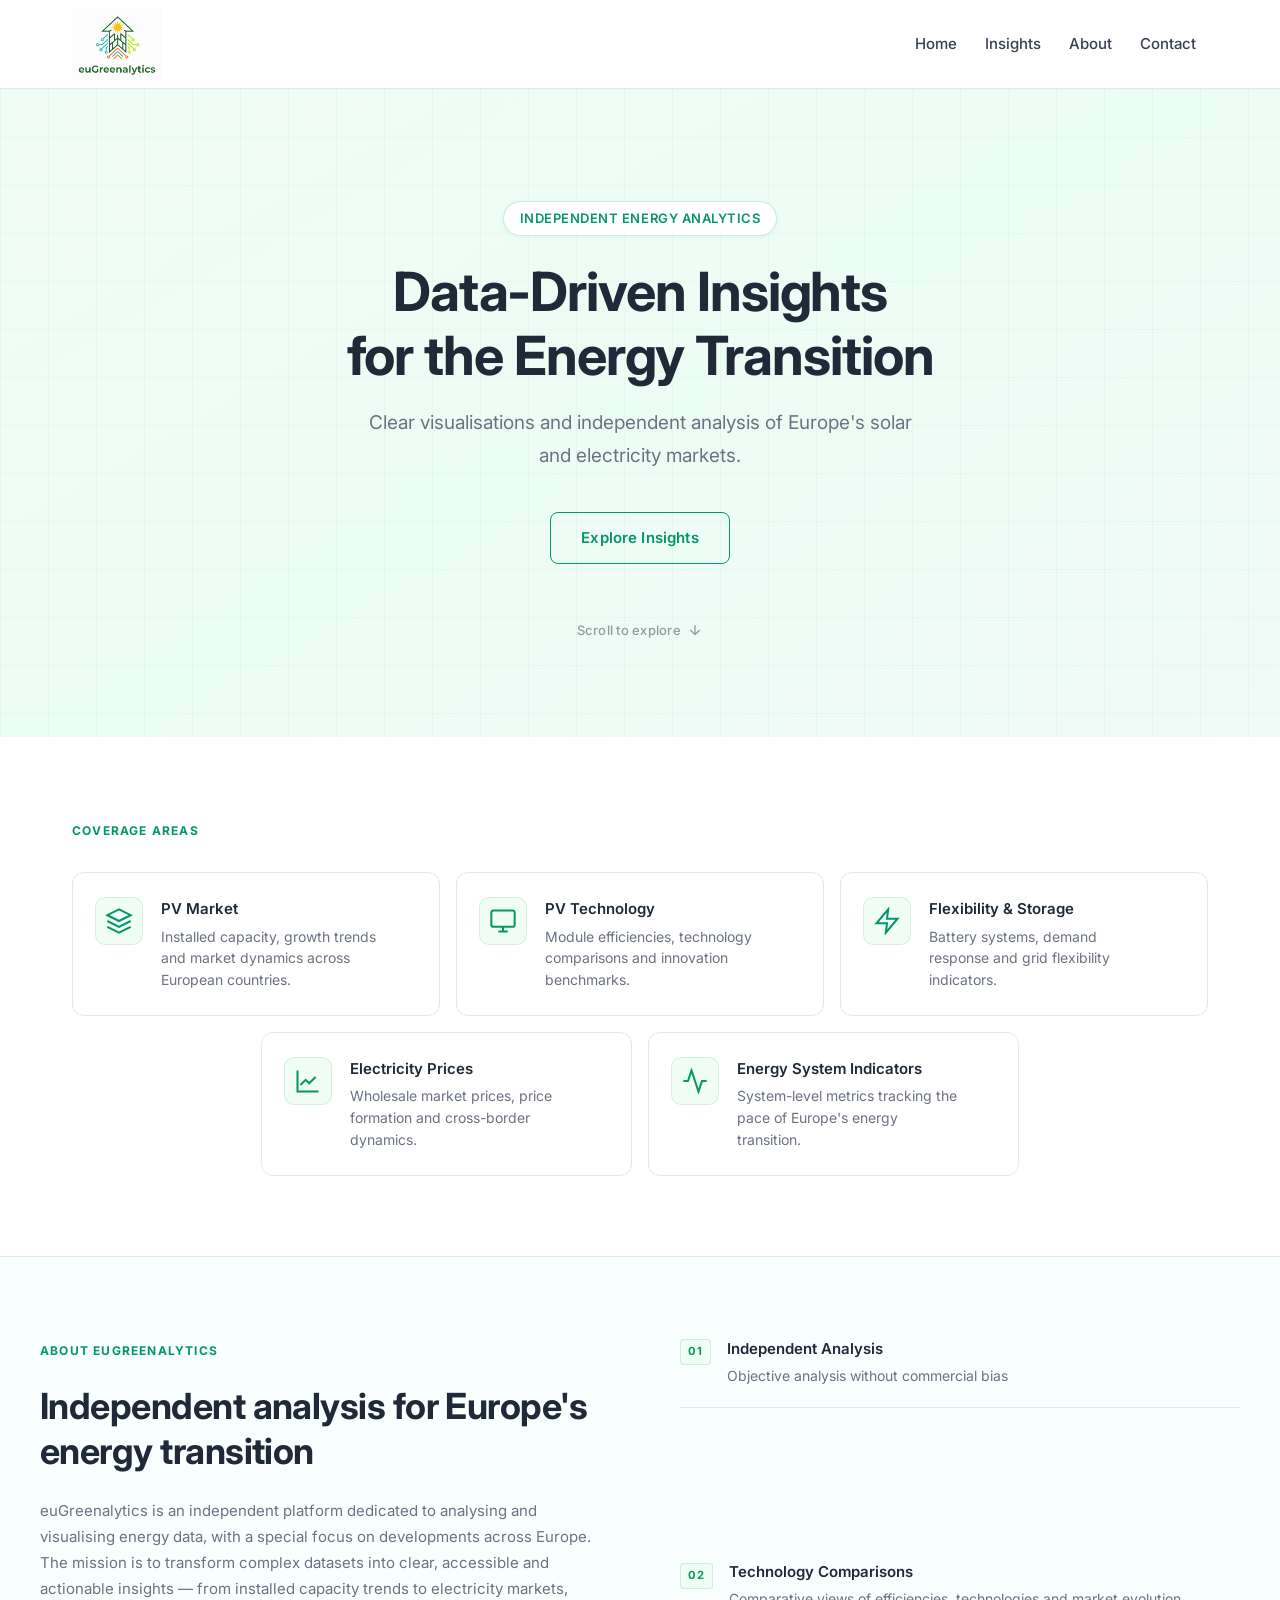
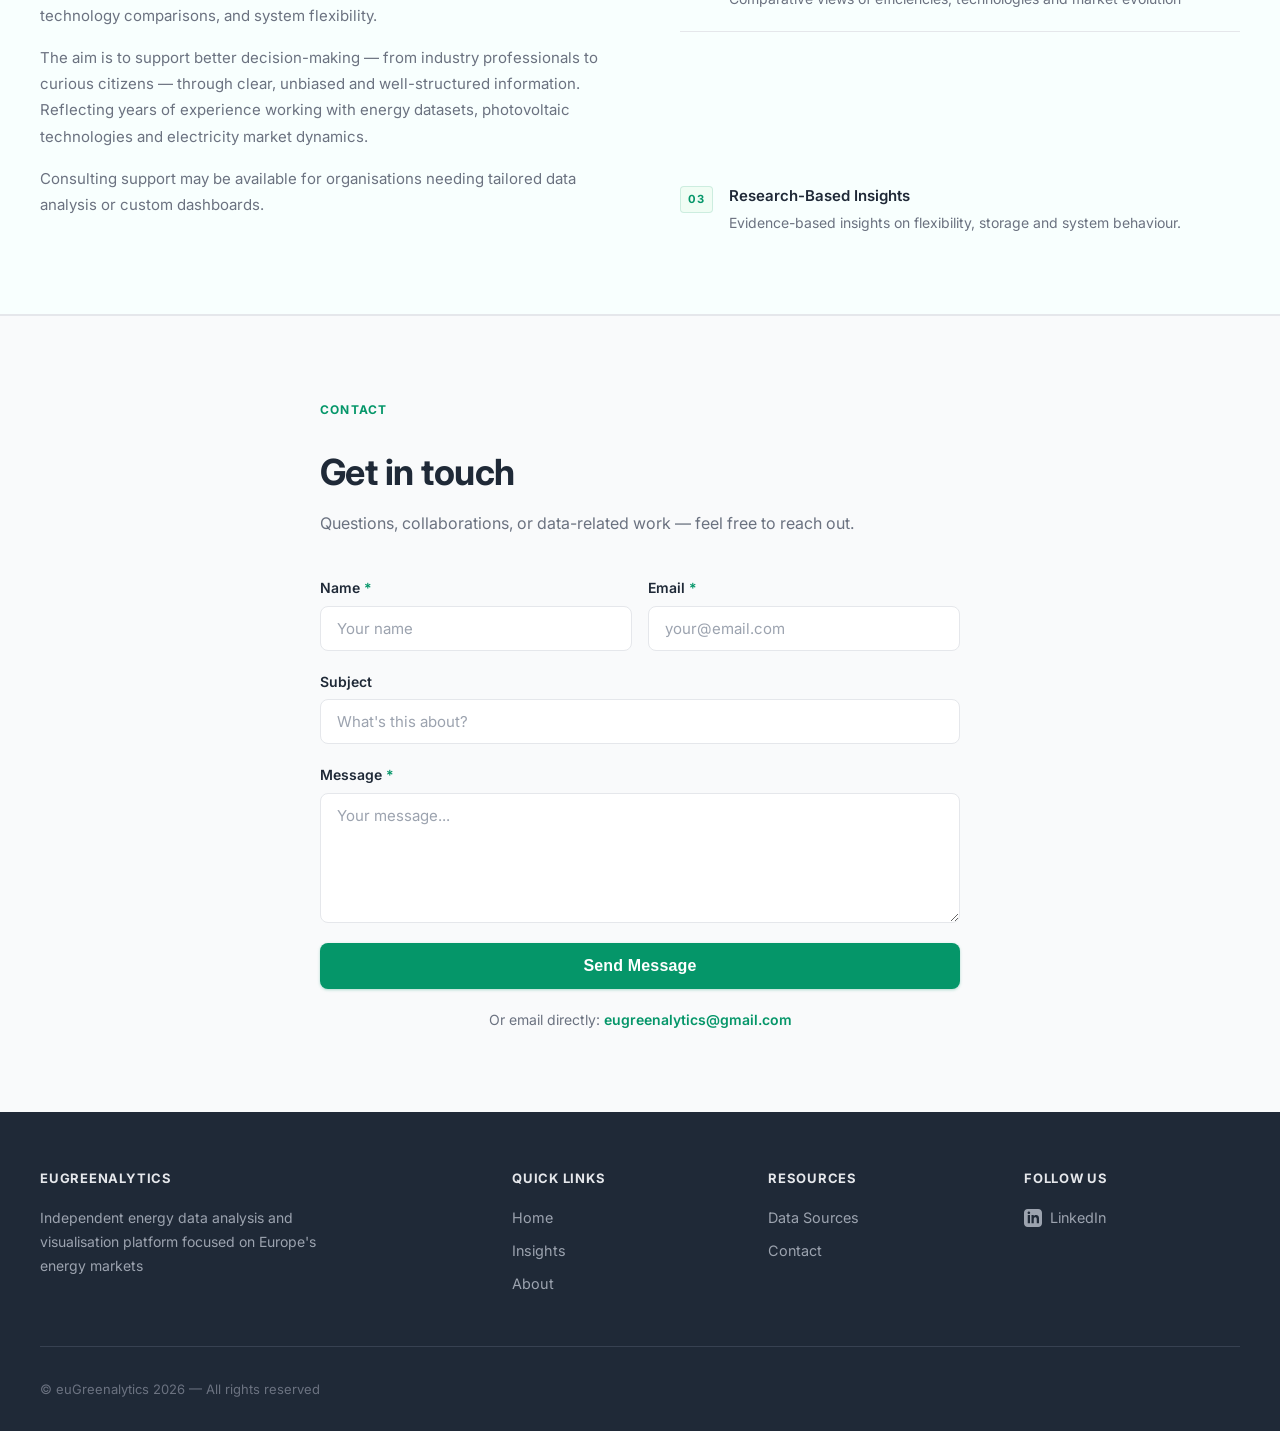
<file: index.html>
<!DOCTYPE html>
<html lang="en">
<head>

<!-- SEO -->
<meta name="description" content="Independent platform for European solar PV and energy market data analysis. Interactive dashboards, insights, and transparent visualizations.">
<meta name="keywords" content="solar energy, photovoltaic, PV market, Europe, energy transition, dashboards, electricity prices, flexibility, energy storage">
<meta name="author" content="euGreenalytics">

<!-- Open Graph -->
<meta property="og:title" content="euGreenalytics | Data-Driven Insights for the Energy Transition">
<meta property="og:description" content="Clear visualisations and independent analysis of Europe's solar and electricity markets.">
<meta property="og:type" content="website">
<meta property="og:url" content="https://eugreenalytics.github.io/greenalytics/">
<meta property="og:image" content="https://eugreenalytics.github.io/greenalytics/assets/marketing/logo-euGreenalytics.png">

<meta charset="UTF-8">
<meta name="viewport" content="width=device-width, initial-scale=1.0">
<title>euGreenalytics | Data-Driven Insights for the Energy Transition</title>
<link rel="preconnect" href="https://fonts.googleapis.com">
<link rel="preconnect" href="https://fonts.gstatic.com" crossorigin>
<link href="https://fonts.googleapis.com/css2?family=Inter:wght@300;400;500;600;700&display=swap" rel="stylesheet">
<link rel="stylesheet" href="style_index.css">

</head>
<body>

    <!-- HEADER -->
    <header>
        <nav>
            <a href="index.html" class="logo">
                <img src="assets/marketing/logo-euGreenalytics.png" alt="euGreenalytics">
            </a>
            <div class="nav-center">
                <ul>
                    <li><a href="index.html">Home</a></li>
                    <li class="nav-item feature-hidden">
                        <a href="dashboards/dashboards.html">Dashboards</a>
                        <div class="dropdown">
                            <a href="dashboards/pvmarket.html">PV Market</a>
                            <a href="dashboards/pvtechnology.html">PV Technology</a>
                            <a href="dashboards/flexibility-storage.html">Flexibility &amp; Storage</a>
                            <a href="dashboards/electricityprices.html">Electricity Prices</a>
                            <a href="dashboards/energyindicators.html">Energy System Indicators</a>
                        </div>
                    </li>
                    <li class="nav-item">
                        <a href="insights/insights.html">Insights</a>
                        <div class="dropdown">
                            <a href="insights/insight-pvmarket.html">PV Market</a>
                            <a href="insights/insight-pvtechnology.html">PV Technology</a>
                            <a href="insights/insight-flexibility-storage.html">Flexibility &amp; Storage</a>
                            <a href="insights/insight-electricityprices.html">Electricity Prices</a>
                            <a href="insights/insight-energyindicators.html">Energy System Indicators</a>
                        </div>
                    </li>
                    <li><a href="#about">About</a></li>
                    <li><a href="#contact">Contact</a></li>
                </ul>
            </div>
        </nav>
    </header>

    <!-- HERO -->
    <section class="hero" id="home">
        <div class="hero-inner">
            <div class="hero-badge">Independent Energy Analytics</div>
            <h1>Data-Driven Insights<br>for the Energy Transition</h1>
            <p>Clear visualisations and independent analysis of Europe's solar and electricity markets.</p>
            <div class="button-group">
                <div class="btn-wrapper feature-hidden">
                    <a href="dashboards/dashboards.html" class="btn btn-primary">View Dashboards</a>
                    <div class="btn-dropdown">
                        <a href="dashboards/pvmarket.html">PV Market</a>
                        <a href="dashboards/pvtechnology.html">PV Technology</a>
                        <a href="dashboards/flexibility-storage.html">Flexibility &amp; Storage</a>
                        <a href="dashboards/electricityprices.html">Electricity Prices</a>
                        <a href="dashboards/energyindicators.html">Energy System Indicators</a>
                    </div>
                </div>
                <div class="btn-wrapper">
                    <a href="insights/insights.html" class="btn btn-secondary">Explore Insights</a>
                    <div class="btn-dropdown">
                        <a href="insights/insight-pvmarket.html">PV Market</a>
                        <a href="insights/insight-pvtechnology.html">PV Technology</a>
                        <a href="insights/insight-flexibility-storage.html">Flexibility &amp; Storage</a>
                        <a href="insights/insight-electricityprices.html">Electricity Prices</a>
                        <a href="insights/insight-energyindicators.html">Energy System Indicators</a>
                    </div>
                </div>
            </div>
            <div class="hero-scroll-hint">
                <span>Scroll to explore</span>
                <svg width="16" height="16" viewBox="0 0 24 24" fill="none" stroke="currentColor" stroke-width="2">
                    <path d="M12 5v14M5 12l7 7 7-7"/>
                </svg>
            </div>
        </div>
        <div class="hero-bg-grid"></div>
    </section>

    <!-- COVERAGE AREAS -->
    <section class="topics-section">
        <div class="topics-label">Coverage Areas</div>
        <div class="topics-grid">
            <div class="topics-row topics-row-3">

                <a href="insights/insight-pvmarket.html" class="topic-card">
                    <div class="topic-icon">
                        <svg width="28" height="28" viewBox="0 0 24 24" fill="none" stroke="currentColor" stroke-width="1.75">
                            <path d="M12 2L2 7l10 5 10-5-10-5z"/>
                            <path d="M2 17l10 5 10-5"/>
                            <path d="M2 12l10 5 10-5"/>
                        </svg>
                    </div>
                    <div class="topic-content">
                        <h3>PV Market</h3>
                        <p>Installed capacity, growth trends and market dynamics across European countries.</p>
                    </div>
                    <div class="topic-arrow">&#8594;</div>
                </a>

                <a href="insights/insight-pvtechnology.html" class="topic-card">
                    <div class="topic-icon">
                        <svg width="28" height="28" viewBox="0 0 24 24" fill="none" stroke="currentColor" stroke-width="1.75">
                            <rect x="2" y="3" width="20" height="14" rx="2"/>
                            <path d="M8 21h8M12 17v4"/>
                        </svg>
                    </div>
                    <div class="topic-content">
                        <h3>PV Technology</h3>
                        <p>Module efficiencies, technology comparisons and innovation benchmarks.</p>
                    </div>
                    <div class="topic-arrow">&#8594;</div>
                </a>

                <a href="insights/insight-flexibility-storage.html" class="topic-card">
                    <div class="topic-icon">
                        <svg width="28" height="28" viewBox="0 0 24 24" fill="none" stroke="currentColor" stroke-width="1.75">
                            <path d="M13 2L3 14h9l-1 8 10-12h-9l1-8z"/>
                        </svg>
                    </div>
                    <div class="topic-content">
                        <h3>Flexibility &amp; Storage</h3>
                        <p>Battery systems, demand response and grid flexibility indicators.</p>
                    </div>
                    <div class="topic-arrow">&#8594;</div>
                </a>

            </div>
            <div class="topics-row topics-row-2">

                <a href="insights/insight-electricityprices.html" class="topic-card">
                    <div class="topic-icon">
                        <svg width="28" height="28" viewBox="0 0 24 24" fill="none" stroke="currentColor" stroke-width="1.75">
                            <path d="M3 3v18h18"/>
                            <path d="M18.5 8.5L13 14l-3-3-4.5 4.5"/>
                        </svg>
                    </div>
                    <div class="topic-content">
                        <h3>Electricity Prices</h3>
                        <p>Wholesale market prices, price formation and cross-border dynamics.</p>
                    </div>
                    <div class="topic-arrow">&#8594;</div>
                </a>

                <a href="insights/insight-energyindicators.html" class="topic-card">
                    <div class="topic-icon">
                        <svg width="28" height="28" viewBox="0 0 24 24" fill="none" stroke="currentColor" stroke-width="1.75">
                            <path d="M22 12h-4l-3 9L9 3l-3 9H2"/>
                        </svg>
                    </div>
                    <div class="topic-content">
                        <h3>Energy System Indicators</h3>
                        <p>System-level metrics tracking the pace of Europe's energy transition.</p>
                    </div>
                    <div class="topic-arrow">&#8594;</div>
                </a>

            </div>
        </div>
    </section>

    <!-- ABOUT -->
    <section class="about-intro-section" id="about">
        <div class="about-intro-inner">
            <div class="about-intro-text">
                <div class="section-label">About euGreenalytics</div>
                <h2>Independent analysis for Europe's energy transition</h2>
                <p>euGreenalytics is an independent platform dedicated to analysing and visualising energy data, with a special focus on developments across Europe. The mission is to transform complex datasets into clear, accessible and actionable insights &#8212; from installed capacity trends to electricity markets, technology comparisons, and system flexibility.</p>
                <p>The aim is to support better decision-making &#8212; from industry professionals to curious citizens &#8212; through clear, unbiased and well-structured information. Reflecting years of experience working with energy datasets, photovoltaic technologies and electricity market dynamics.</p>
                <p>Consulting support may be available for organisations needing tailored data analysis or custom dashboards.</p>
            </div>
            <div class="about-intro-pillars">
                <div class="pillar feature-hidden">
                    <span class="pillar-num">01</span>
                    <div>
                        <strong>Interactive Dashboards</strong>
                        <p>Clean, up-to-date data visualisations designed for clarity and insight</p>
                    </div>
                </div>
                <div class="pillar">
                    <span class="pillar-num">01</span>
                    <div>
                        <strong>Independent Analysis</strong>
                        <p>Objective analysis without commercial bias</p>
                    </div>
                </div>
                <div class="pillar">
                    <span class="pillar-num">02</span>
                    <div>
                        <strong>Technology Comparisons</strong>
                        <p>Comparative views of efficiencies, technologies and market evolution</p>
                    </div>
                </div>
                <div class="pillar">
                    <span class="pillar-num">03</span>
                    <div>
                        <strong>Research-Based Insights</strong>
                        <p>Evidence-based insights on flexibility, storage and system behaviour.</p>
                    </div>
                </div>
            </div>
        </div>
    </section>

    <!-- CONTACT -->
    <section class="contact-section" id="contact">
        <div class="contact-inner">
            <div class="section-label">Contact</div>
            <h2>Get in touch</h2>
            <p class="contact-sub">Questions, collaborations, or data-related work &#8212; feel free to reach out.</p>

            <form action="https://formsubmit.co/eugreenalytics@gmail.com" method="POST" class="contact-form">
                <input type="hidden" name="_subject" value="New contact from euGreenalytics website">
                <input type="hidden" name="_captcha" value="false">
                <input type="hidden" name="_template" value="table">

                <div class="form-row">
                    <div class="form-group">
                        <label for="name">Name <span class="req">*</span></label>
                        <input type="text" id="name" name="name" required placeholder="Your name">
                    </div>
                    <div class="form-group">
                        <label for="email">Email <span class="req">*</span></label>
                        <input type="email" id="email" name="email" required placeholder="your@email.com">
                    </div>
                </div>

                <div class="form-group">
                    <label for="subject">Subject</label>
                    <input type="text" id="subject" name="subject" placeholder="What's this about?">
                </div>

                <div class="form-group">
                    <label for="message">Message <span class="req">*</span></label>
                    <textarea id="message" name="message" rows="5" required placeholder="Your message..."></textarea>
                </div>

                <button type="submit" class="btn btn-primary btn-submit">Send Message</button>

                <p class="contact-direct">
                    Or email directly: <a href="mailto:eugreenalytics@gmail.com">eugreenalytics@gmail.com</a>
                </p>
            </form>
        </div>
    </section>

    <!-- FOOTER -->
    <footer>
        <div class="footer-content">
            <div class="footer-section footer-brand">
                <h4>euGreenalytics</h4>
                <p>Independent energy data analysis and visualisation platform focused on Europe's energy markets</p>
            </div>
            <div class="footer-section">
                <h4>Quick Links</h4>
                <ul>
                    <li><a href="index.html">Home</a></li>
                    <li class="feature-hidden"><a href="dashboards/dashboards.html">Dashboards</a></li>
                    <li><a href="insights/insights.html">Insights</a></li>
                    <li><a href="#about">About</a></li>
                </ul>
            </div>
            <div class="footer-section">
                <h4>Resources</h4>
                <ul>
                    <li><a href="data-sources.html">Data Sources</a></li>
                    <li><a href="#contact">Contact</a></li>
                </ul>
            </div>
            <div class="footer-section">
                <h4>Follow Us</h4>
                <ul>
                    <li>
                        <a href="https://www.linkedin.com/company/eugreenalytics" target="_blank" rel="noopener" class="linkedin-link">
                            <svg width="18" height="18" fill="currentColor" viewBox="0 0 24 24">
                                <path d="M19 0h-14c-2.761 0-5 2.239-5 5v14c0 2.761 2.239 5 5 5h14c2.762 0 5-2.239 5-5v-14c0-2.761-2.238-5-5-5zm-11 19h-3v-11h3v11zm-1.5-12.268c-.966 0-1.75-.79-1.75-1.764s.784-1.764 1.75-1.764 1.75.79 1.75 1.764-.783 1.764-1.75 1.764zm13.5 12.268h-3v-5.604c0-3.368-4-3.113-4 0v5.604h-3v-11h3v1.765c1.396-2.586 7-2.777 7 2.476v6.759z"/>
                            </svg>
                            LinkedIn
                        </a>
                    </li>
                </ul>
            </div>
        </div>
        <div class="footer-bottom">
            <p>&copy; euGreenalytics 2026 &mdash; All rights reserved</p>
        </div>
    </footer>

</body>
</html>
</file>
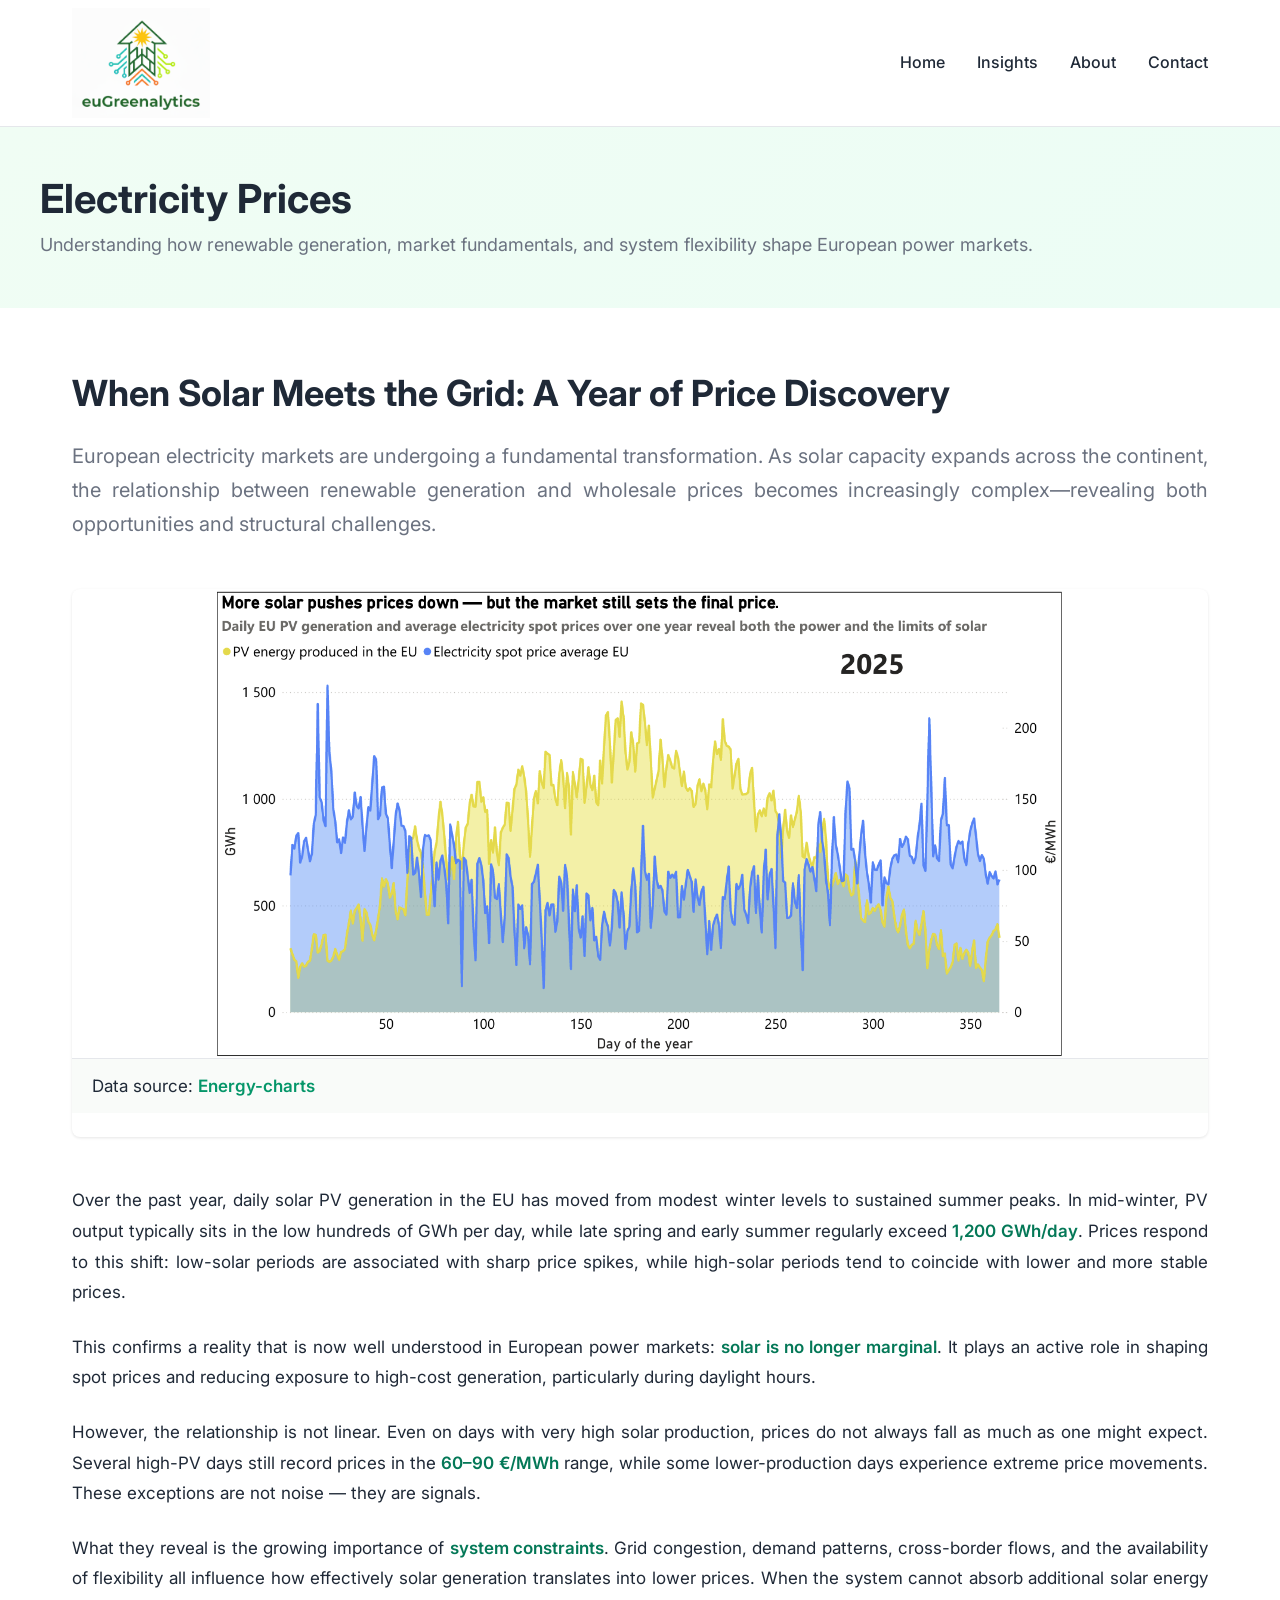
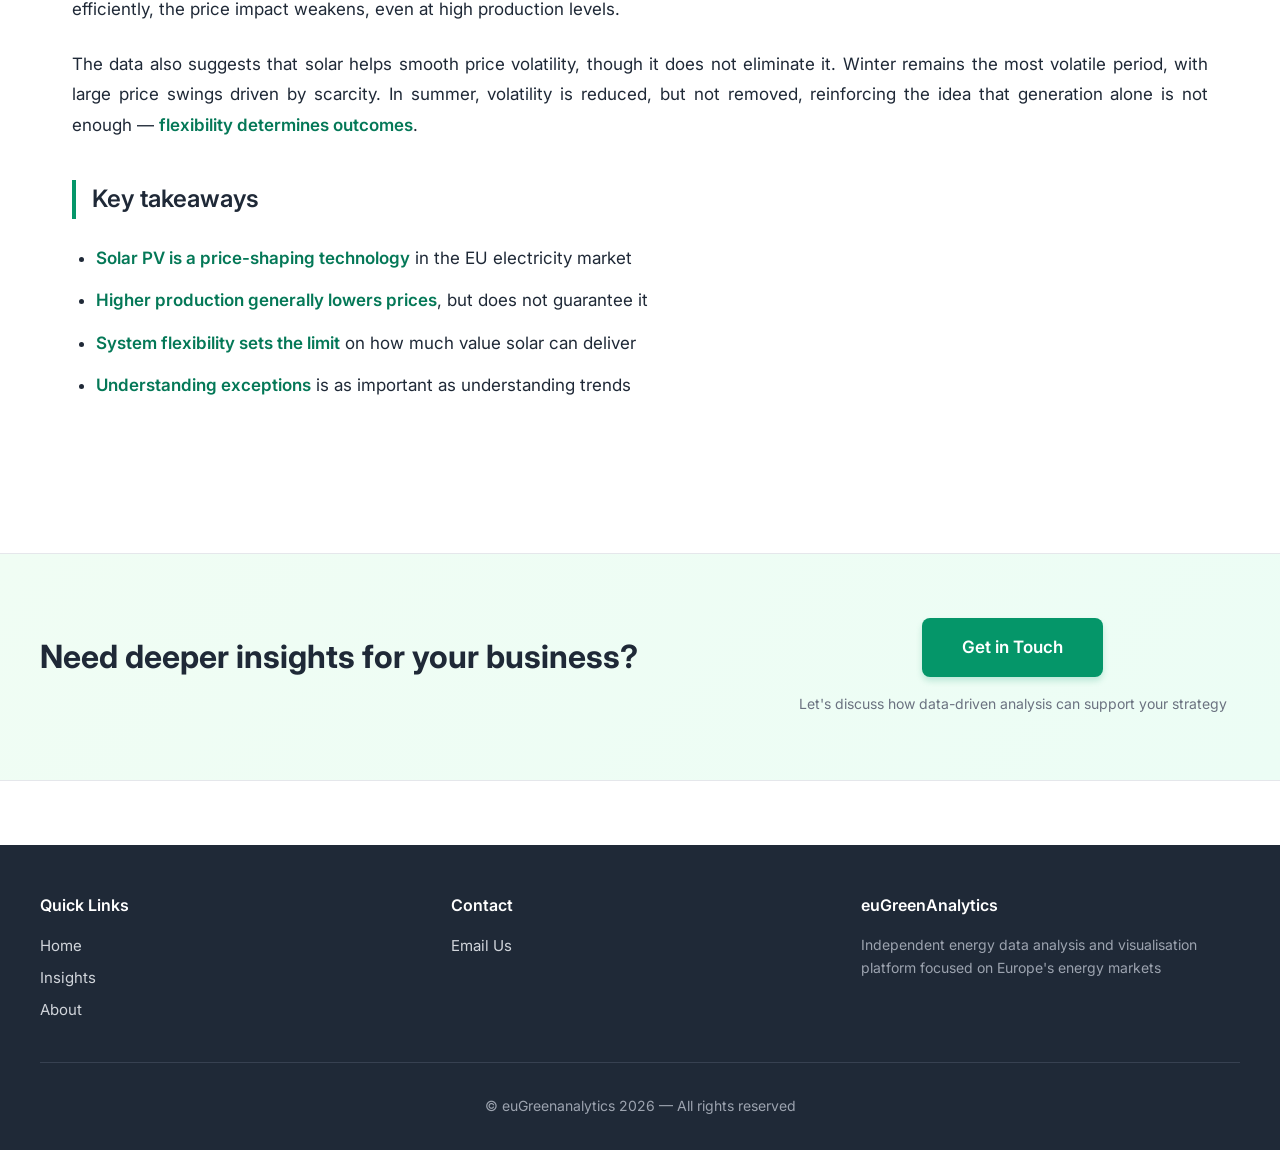
<file: insights/insight-electricityprices.html>
<!DOCTYPE html>
<html lang="en">
<head>
    <meta charset="UTF-8">
    <meta name="viewport" content="width=device-width, initial-scale=1.0">
    <title>Electricity Prices | GreenAnalytics</title>
    <link rel="preconnect" href="https://fonts.googleapis.com">
    <link rel="preconnect" href="https://fonts.gstatic.com" crossorigin>
    <link href="https://fonts.googleapis.com/css2?family=Inter:wght@300;400;500;600;700&display=swap" rel="stylesheet">
    <link rel="stylesheet" href="style_insights.css">
</head>
<body>
    <header>
        <nav>
            <a href="../index.html" class="logo"><img src="../assets/marketing/logo-euGreenalytics.png" alt="euGreenalytics"></a>
            <div class="nav-center">
                <ul>
                    <li><a href="../index.html">Home</a></li>
                    <li class="nav-item feature-hidden">
                        <a href="../dashboards/dashboards.html">Dashboards</a>
                        <div class="dropdown">
                            <a href="../dashboards/pvmarket.html">PV Market</a>
                            <a href="../dashboards/pvtechnology.html">PV Technology</a>
                            <a href="../dashboards/flexibility-storage.html">Flexibility & Storage</a>
                            <a href="../dashboards/electricityprices.html">Electricity Prices</a>
                            <a href="../dashboards/energyindicators.html">Energy System Indicators</a>
                        </div>
                    </li>
                    <li class="nav-item">
                        <a href="insights.html">Insights</a>
                        <div class="dropdown">
                            <a href="insight-pvmarket.html">PV Market</a>
                            <a href="insight-pvtechnology.html">PV Technology</a>
                            <a href="insight-flexibility-storage.html">Flexibility & Storage</a>
                            <a href="insight-electricityprices.html">Electricity Prices</a>
                            <a href="insight-energyindicators.html">Energy System Indicators</a>
                        </div>
                    </li>
                    <li><a href="../index.html#about">About</a></li>
                    <li><a href="../index.html#contact">Contact</a></li>
                </ul>
            </div>
        </nav>
    </header>

    <section class="hero">
        <div class="hero-content">
            <h1>Electricity Prices</h1>
            <p>Understanding how renewable generation, market fundamentals, and system flexibility shape European power markets.</p>
        </div>
    </section>

    <section class="analysis">
        <div class="intro-text">
            <h2>When Solar Meets the Grid: A Year of Price Discovery</h2>
            <p class="lead">
                European electricity markets are undergoing a fundamental transformation. As solar capacity 
                expands across the continent, the relationship between renewable generation and wholesale 
                prices becomes increasingly complex—revealing both opportunities and structural challenges.
            </p>
        </div>

        <div class="chart-container">
    <img 
        src="assets/electricity-prices/pv_vs_prices_2025_2.png" 
        alt="Daily EU solar PV generation versus electricity prices"
    >

        <p class="chart-source"> Data source: <a href="energy-charts.info" target="_blank" rel="noopener">Energy-charts</a>
    </p>
</div>

        <p style="text-align: justify;">
            Over the past year, daily solar PV generation in the EU has moved from modest winter levels
            to sustained summer peaks. In mid-winter, PV output typically sits in the low hundreds of
            GWh per day, while late spring and early summer regularly exceed <strong>1,200 GWh/day</strong>.
            Prices respond to this shift: low-solar periods are associated with sharp price spikes,
            while high-solar periods tend to coincide with lower and more stable prices.
        </p>

        <p style="text-align: justify;">
            This confirms a reality that is now well understood in European power markets:
            <strong>solar is no longer marginal</strong>. It plays an active role in shaping spot prices
            and reducing exposure to high-cost generation, particularly during daylight hours.
        </p>

        <p style="text-align: justify;">
            However, the relationship is not linear. Even on days with very high solar production,
            prices do not always fall as much as one might expect. Several high-PV days still record
            prices in the <strong>60–90 €/MWh</strong> range, while some lower-production days experience
            extreme price movements. These exceptions are not noise — they are signals.
        </p>

        <p style="text-align: justify;">
            What they reveal is the growing importance of <strong>system constraints</strong>.
            Grid congestion, demand patterns, cross-border flows, and the availability of flexibility
            all influence how effectively solar generation translates into lower prices. When the
            system cannot absorb additional solar energy efficiently, the price impact weakens,
            even at high production levels.
        </p>

        <p style="text-align: justify;">
            The data also suggests that solar helps smooth price volatility, though it does not
            eliminate it. Winter remains the most volatile period, with large price swings driven
            by scarcity. In summer, volatility is reduced, but not removed, reinforcing the idea
            that generation alone is not enough — <strong>flexibility determines outcomes</strong>.
        </p>

        <h3>Key takeaways</h3>

        <ul>
            <li><strong>Solar PV is a price-shaping technology</strong> in the EU electricity market</li>
            <li><strong>Higher production generally lowers prices</strong>, but does not guarantee it</li>
            <li><strong>System flexibility sets the limit</strong> on how much value solar can deliver</li>
            <li><strong>Understanding exceptions</strong> is as important as understanding trends</li>
        </ul>
    </section>

    <section class="cta-section">
        <div class="cta-content">
            <div class="cta-text">
                <h2>Need deeper insights for your business?</h2>
            </div>
            <div class="cta-action">
                <a href="../index.html#contact" class="cta-button">Get in Touch</a>
                <p class="cta-note">Let's discuss how data-driven analysis can support your strategy</p>
            </div>
        </div>
    </section>

    <footer>
        <div class="footer-content">
            <div class="footer-section">
                <h4>Quick Links</h4>
                <ul>
                    <li><a href="../index.html">Home</a></li>
                    <li class = "feature-hidden"><a href="../dashboards/dashboards.html">Dashboards</a></li>
                    <li><a href="insights.html">Insights</a></li>
                    <li><a href="../index.html#about">About</a></li>
                </ul>
            </div>
            <div class="footer-section">
                <h4>Contact</h4>
                <ul>
                    <li><a href="mailto:eugreenalytics@gmail.com">Email Us</a></li>
                </ul>
            </div>
            <div class="footer-section">
                <h4>euGreenAnalytics</h4>
                <p style="color: #9ca3af; font-size: 0.875rem; line-height: 1.6;">Independent energy data analysis and visualisation platform focused on Europe's energy markets</p>
            </div>
        </div>
        <div class="footer-bottom">
            <p>&copy; euGreenanalytics 2026 &mdash; All rights reserved</p>
        </div>
    </footer>
</body>
</html>
</file>
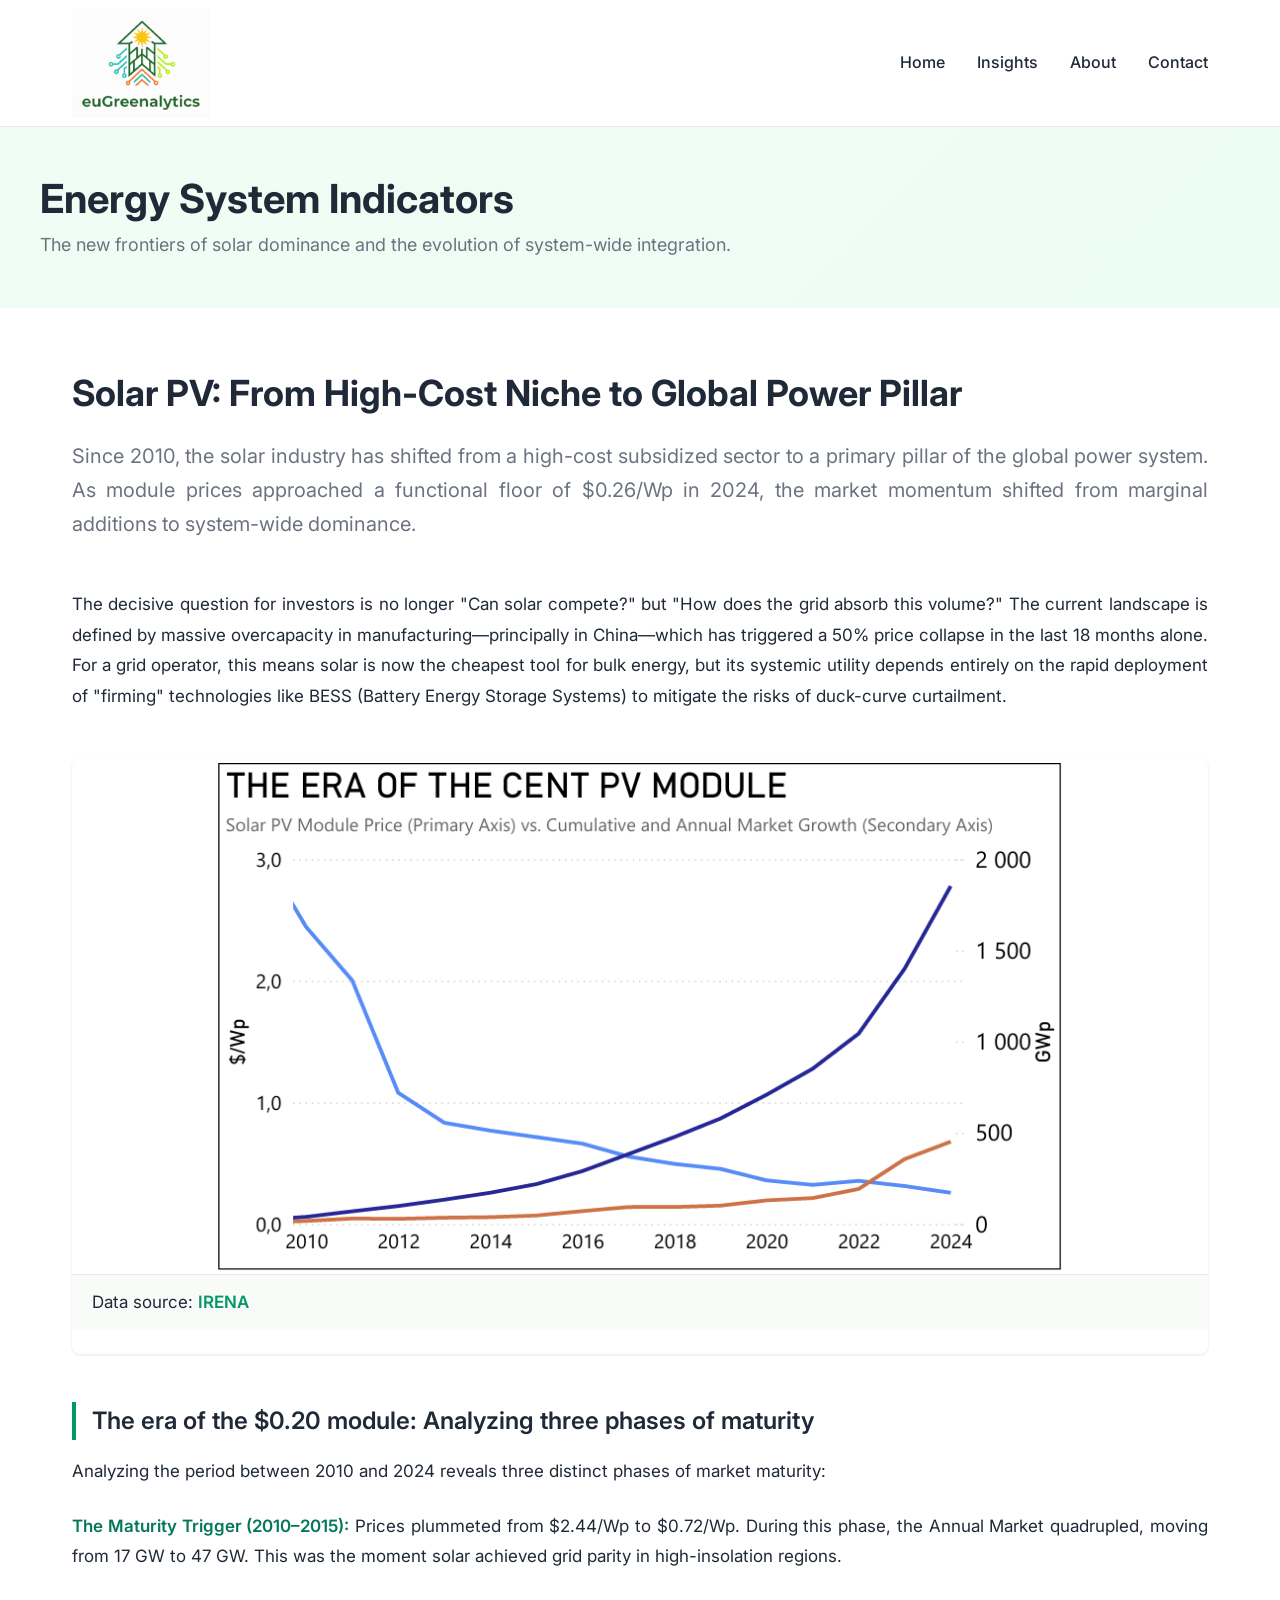
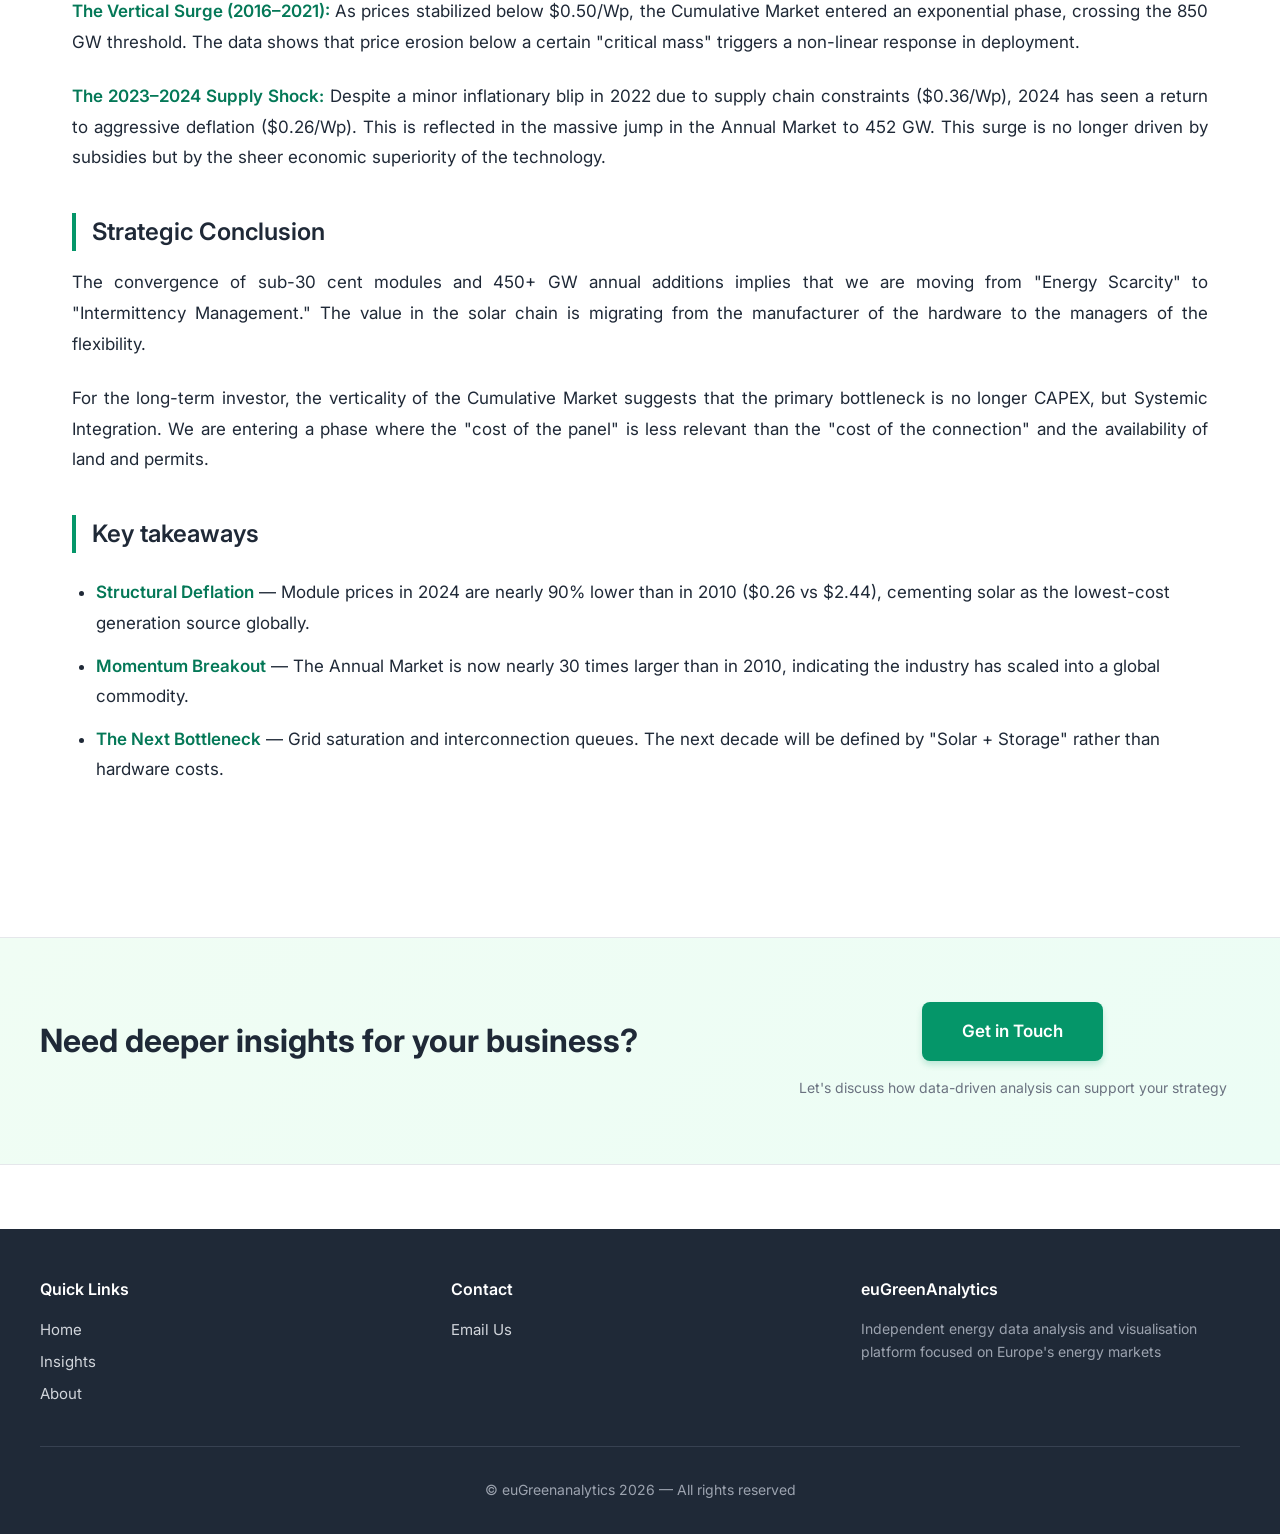
<file: insights/insight-energyindicators.html>
<!DOCTYPE html>
<html lang="en">
<head>
    <meta charset="UTF-8">
    <meta name="viewport" content="width=device-width, initial-scale=1.0">
    <title>Solar PV: From High-Cost Niche to Global Power Pillar | euGreenAnalytics</title>
    <meta name="description" content="Strategic analysis of solar dominance in 2024: module deflation to $0.26/Wp, overcapacity, and new grid integration challenges.">
    <link rel="preconnect" href="https://fonts.googleapis.com">
    <link rel="preconnect" href="https://fonts.gstatic.com" crossorigin>
    <link href="https://fonts.googleapis.com/css2?family=Inter:wght@300;400;500;600;700&display=swap" rel="stylesheet">
    <link rel="stylesheet" href="style_insights.css">
</head>
<body>
    <header>
        <nav>
            <a href="../index.html" class="logo"><img src="../assets/marketing/logo-euGreenalytics.png" alt="euGreenalytics Logo"></a>
            <div class="nav-center">
                <ul>
                    <li><a href="../index.html">Home</a></li>
                    <li class="nav-item feature-hidden">
                        <a href="../dashboards/dashboards.html">Dashboards</a>
                        <div class="dropdown">
                            <a href="../dashboards/pvmarket.html">PV Market</a>
                            <a href="../dashboards/pvtechnology.html">PV Technology</a>
                            <a href="../dashboards/flexibility-storage.html">Flexibility & Storage</a>
                            <a href="../dashboards/electricityprices.html">Electricity Prices</a>
                            <a href="../dashboards/energyindicators.html">Energy System Indicators</a>
                        </div>
                    </li>
                    <li class="nav-item">
                        <a href="insights.html">Insights</a>
                        <div class="dropdown">
                            <a href="insight-pvmarket.html">PV Market</a>
                            <a href="insight-pvtechnology.html">PV Technology</a>
                            <a href="insight-flexibility-storage.html">Flexibility & Storage</a>
                            <a href="insight-electricityprices.html">Electricity Prices</a>
                            <a href="insight-energyindicators.html">Energy System Indicators</a>
                        </div>
                    </li>
                    <li><a href="../index.html#about">About</a></li>
                    <li><a href="../index.html#contact">Contact</a></li>
                </ul>
            </div>
        </nav>
    </header>

    <section class="hero">
        <div class="hero-content">
            <h1>Energy System Indicators</h1>
            <p>The new frontiers of solar dominance and the evolution of system-wide integration.</p>
        </div>
    </section>

    <main class="analysis">
        <article class="intro-text">
            <h2>Solar PV: From High-Cost Niche to Global Power Pillar</h2>
            <p class="lead">
                Since 2010, the solar industry has shifted from a high-cost subsidized sector to a primary pillar of the global power system. As module prices approached a functional floor of $0.26/Wp in 2024, the market momentum shifted from marginal additions to system-wide dominance.
            </p>
        </article>

        <p>
            The decisive question for investors is no longer "Can solar compete?" but "How does the grid absorb this volume?" The current landscape is defined by massive overcapacity in manufacturing—principally in China—which has triggered a 50% price collapse in the last 18 months alone. For a grid operator, this means solar is now the cheapest tool for bulk energy, but its systemic utility depends entirely on the rapid deployment of "firming" technologies like BESS (Battery Energy Storage Systems) to mitigate the risks of duck-curve curtailment.
        </p>

        <div class="chart-container">
            
          <img src="assets/energyindicators/eracentmodule.png" alt="Solar module price evolution chart">
            <p class="chart-source">Data source: <a href="https://www.irena.org/Data" target="_blank" rel="noopener">IRENA</a></p>
        </div>

        <h3>The era of the $0.20 module: Analyzing three phases of maturity</h3>

        <p>
            Analyzing the period between 2010 and 2024 reveals three distinct phases of market maturity:
        </p>

        <p>
            <strong>The Maturity Trigger (2010–2015):</strong> Prices plummeted from $2.44/Wp to $0.72/Wp. During this phase, the Annual Market quadrupled, moving from 17 GW to 47 GW. This was the moment solar achieved grid parity in high-insolation regions.
        </p>

        <p>
            <strong>The Vertical Surge (2016–2021):</strong> As prices stabilized below $0.50/Wp, the Cumulative Market entered an exponential phase, crossing the 850 GW threshold. The data shows that price erosion below a certain "critical mass" triggers a non-linear response in deployment.
        </p>

        <p>
            <strong>The 2023–2024 Supply Shock:</strong> Despite a minor inflationary blip in 2022 due to supply chain constraints ($0.36/Wp), 2024 has seen a return to aggressive deflation ($0.26/Wp). This is reflected in the massive jump in the Annual Market to 452 GW. This surge is no longer driven by subsidies but by the sheer economic superiority of the technology.
        </p>

        <h3>Strategic Conclusion</h3>

        <p>
            The convergence of sub-30 cent modules and 450+ GW annual additions implies that we are moving from "Energy Scarcity" to "Intermittency Management." The value in the solar chain is migrating from the manufacturer of the hardware to the managers of the flexibility.
        </p>

        <p>
            For the long-term investor, the verticality of the Cumulative Market suggests that the primary bottleneck is no longer CAPEX, but Systemic Integration. We are entering a phase where the "cost of the panel" is less relevant than the "cost of the connection" and the availability of land and permits.
        </p>

        <h3>Key takeaways</h3>
        <ul>
            <li><strong>Structural Deflation</strong> — Module prices in 2024 are nearly 90% lower than in 2010 ($0.26 vs $2.44), cementing solar as the lowest-cost generation source globally.</li>
            <li><strong>Momentum Breakout</strong> — The Annual Market is now nearly 30 times larger than in 2010, indicating the industry has scaled into a global commodity.</li>
            <li><strong>The Next Bottleneck</strong> — Grid saturation and interconnection queues. The next decade will be defined by "Solar + Storage" rather than hardware costs.</li>
        </ul>
    </main>


  <section class="cta-section">
        <div class="cta-content">
            <div class="cta-text">
                <h2>Need deeper insights for your business?</h2>
            </div>
            <div class="cta-action">
                <a href="../index.html#contact" class="cta-button">Get in Touch</a>
                <p class="cta-note">Let's discuss how data-driven analysis can support your strategy</p>
            </div>
        </div>
    </section>

    <footer>
        <div class="footer-content">
            <div class="footer-section">
                <h4>Quick Links</h4>
                <ul>
                    <li><a href="../index.html">Home</a></li>
                    <li class = "feature-hidden"><a href="../dashboards/dashboards.html">Dashboards</a></li>
                    <li><a href="insights.html">Insights</a></li>
                    <li><a href="../index.html#about">About</a></li>
                </ul>
            </div>
            <div class="footer-section">
                <h4>Contact</h4>
                <ul>
                    <li><a href="mailto:eugreenalytics@gmail.com">Email Us</a></li>
                </ul>
            </div>
            <div class="footer-section">
                <h4>euGreenAnalytics</h4>
                <p style="color: #9ca3af; font-size: 0.875rem; line-height: 1.6;">Independent energy data analysis and visualisation platform focused on Europe's energy markets</p>
            </div>
        </div>
        <div class="footer-bottom">
            <p>&copy; euGreenanalytics 2026 &mdash; All rights reserved</p>
        </div>
    </footer>
</body>
</html>
</file>
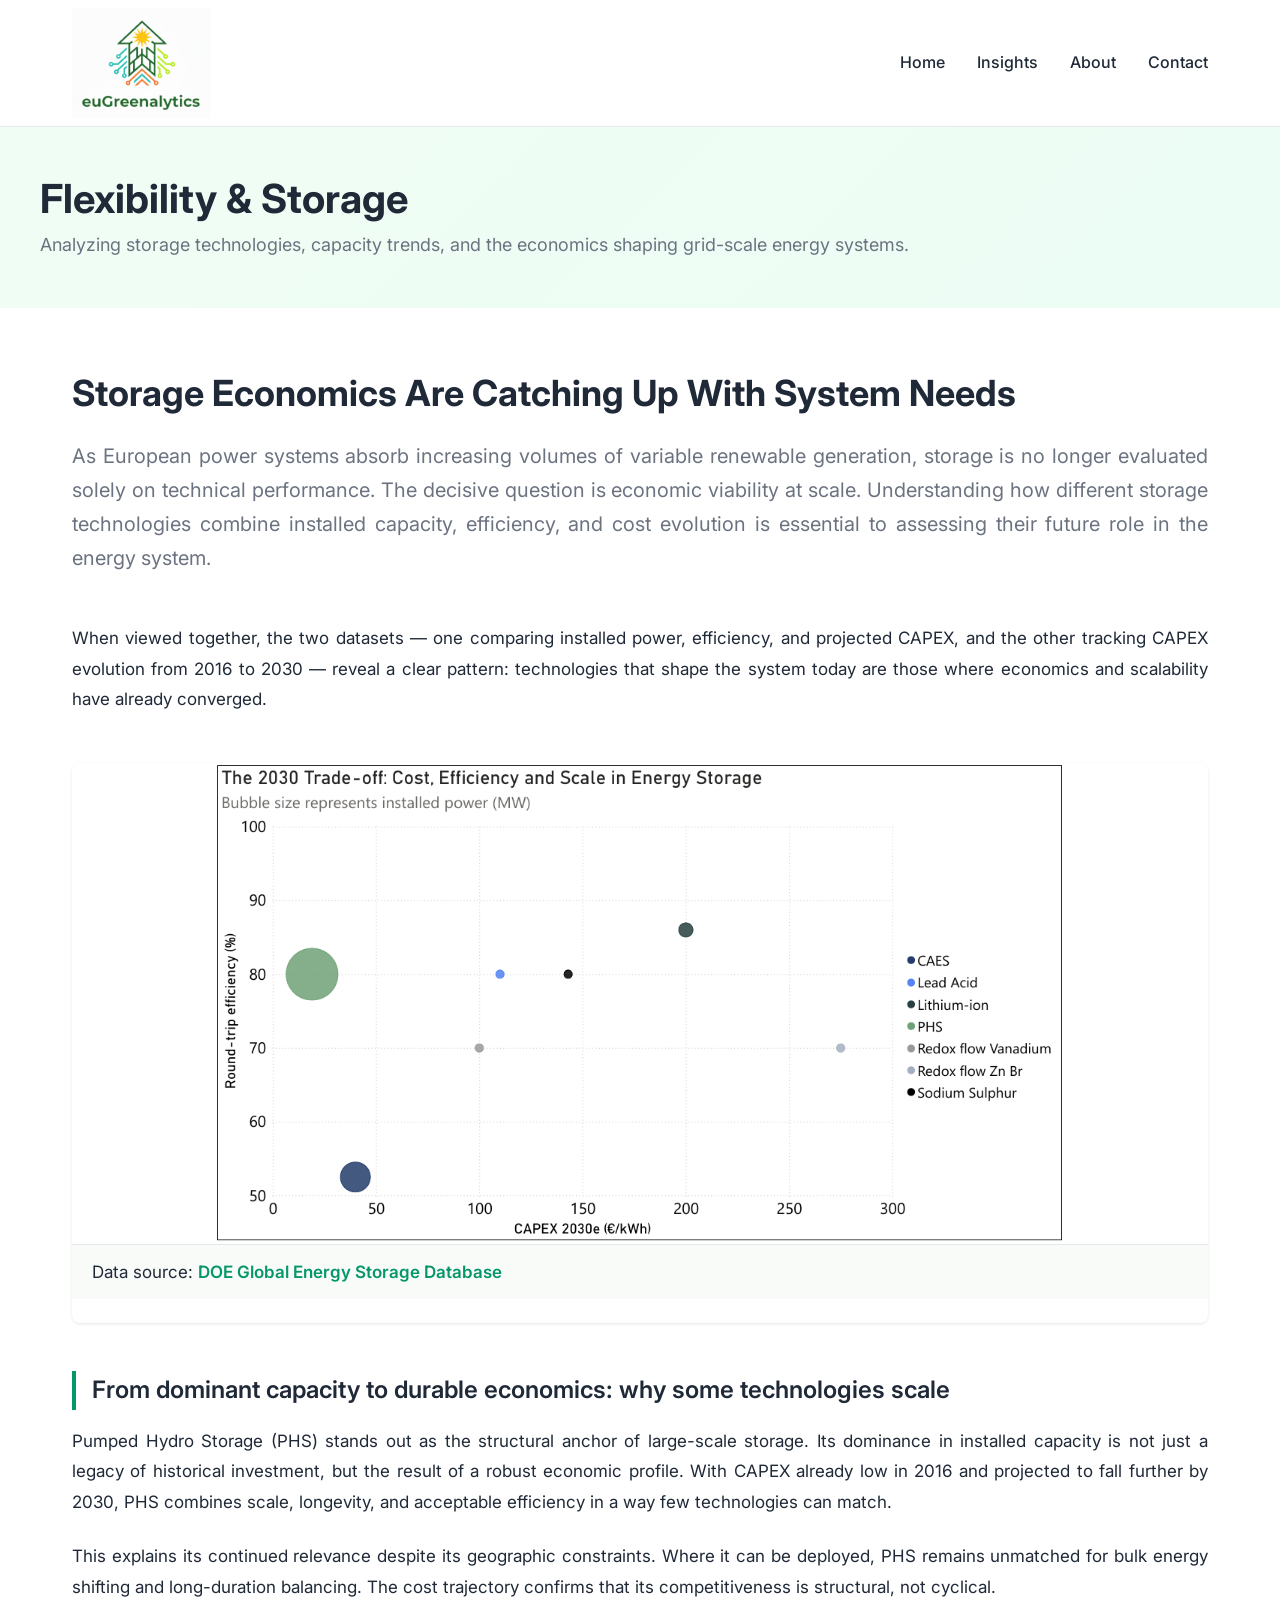
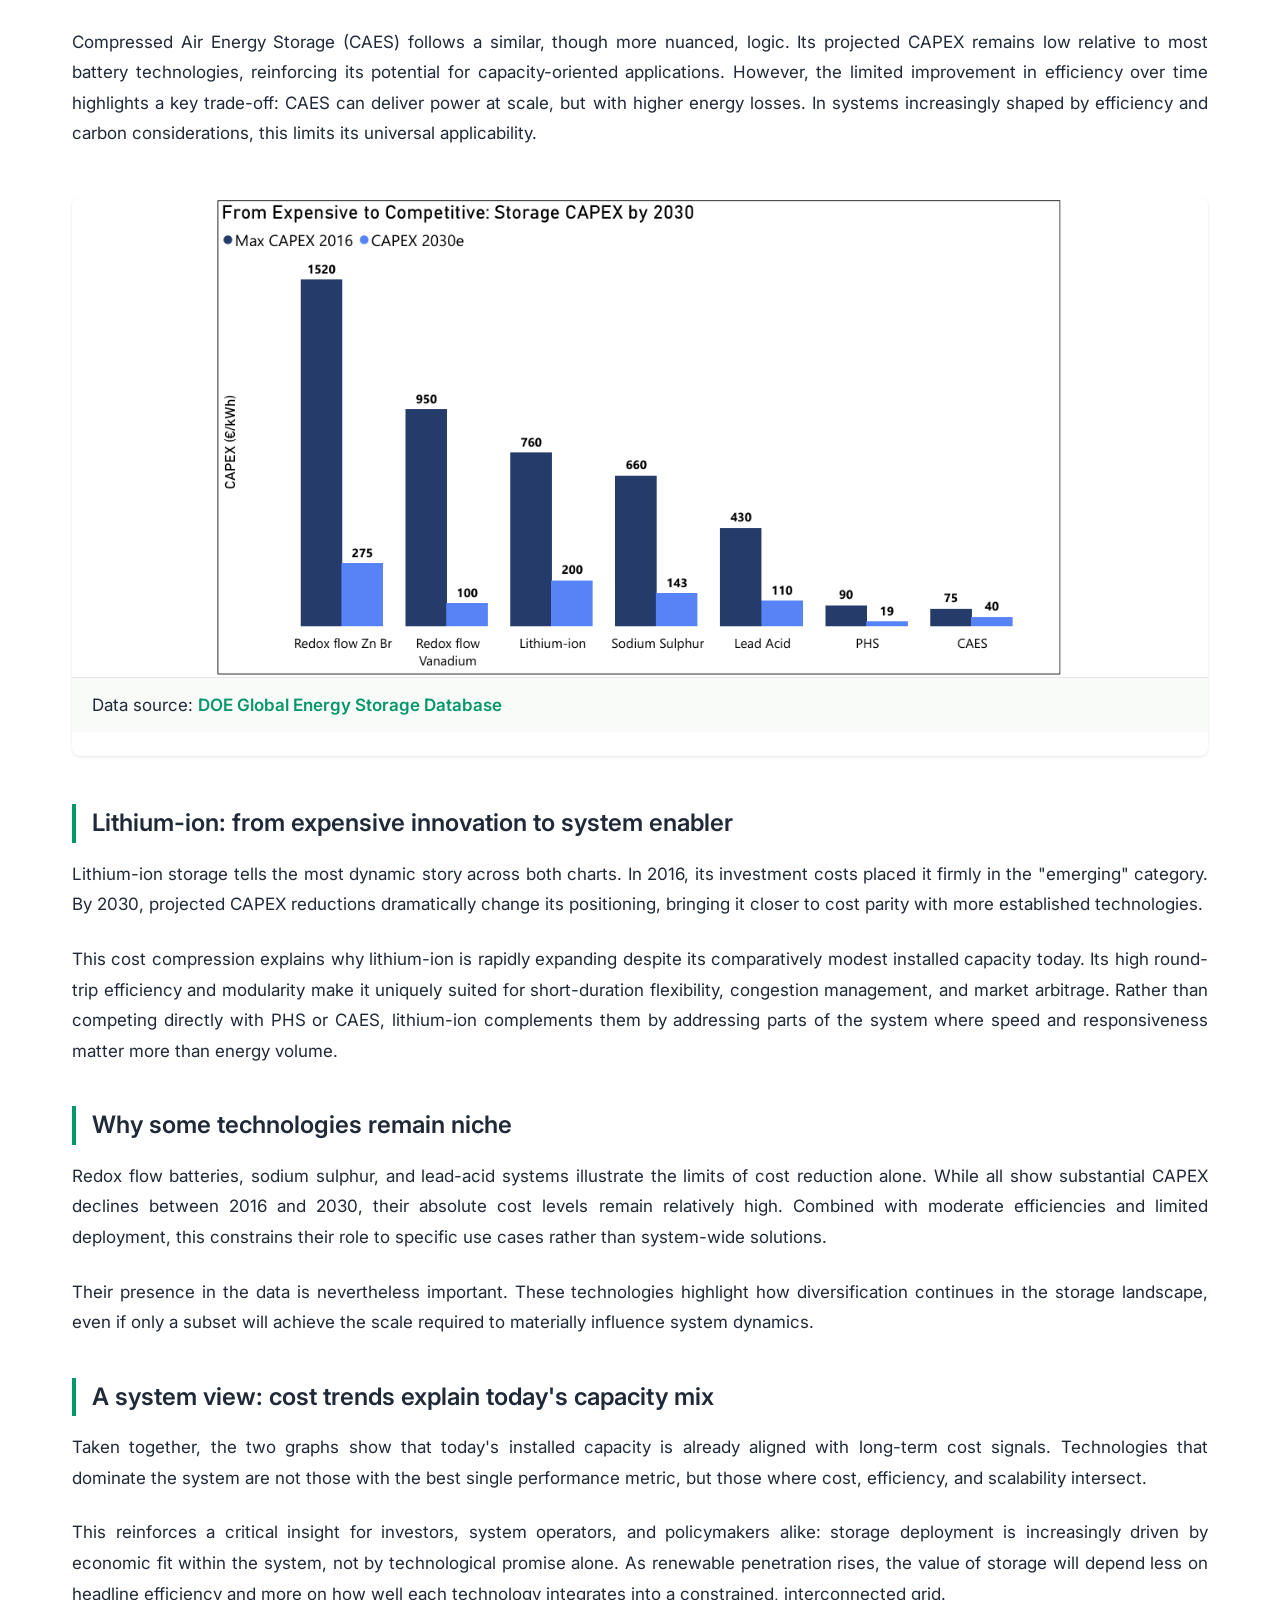
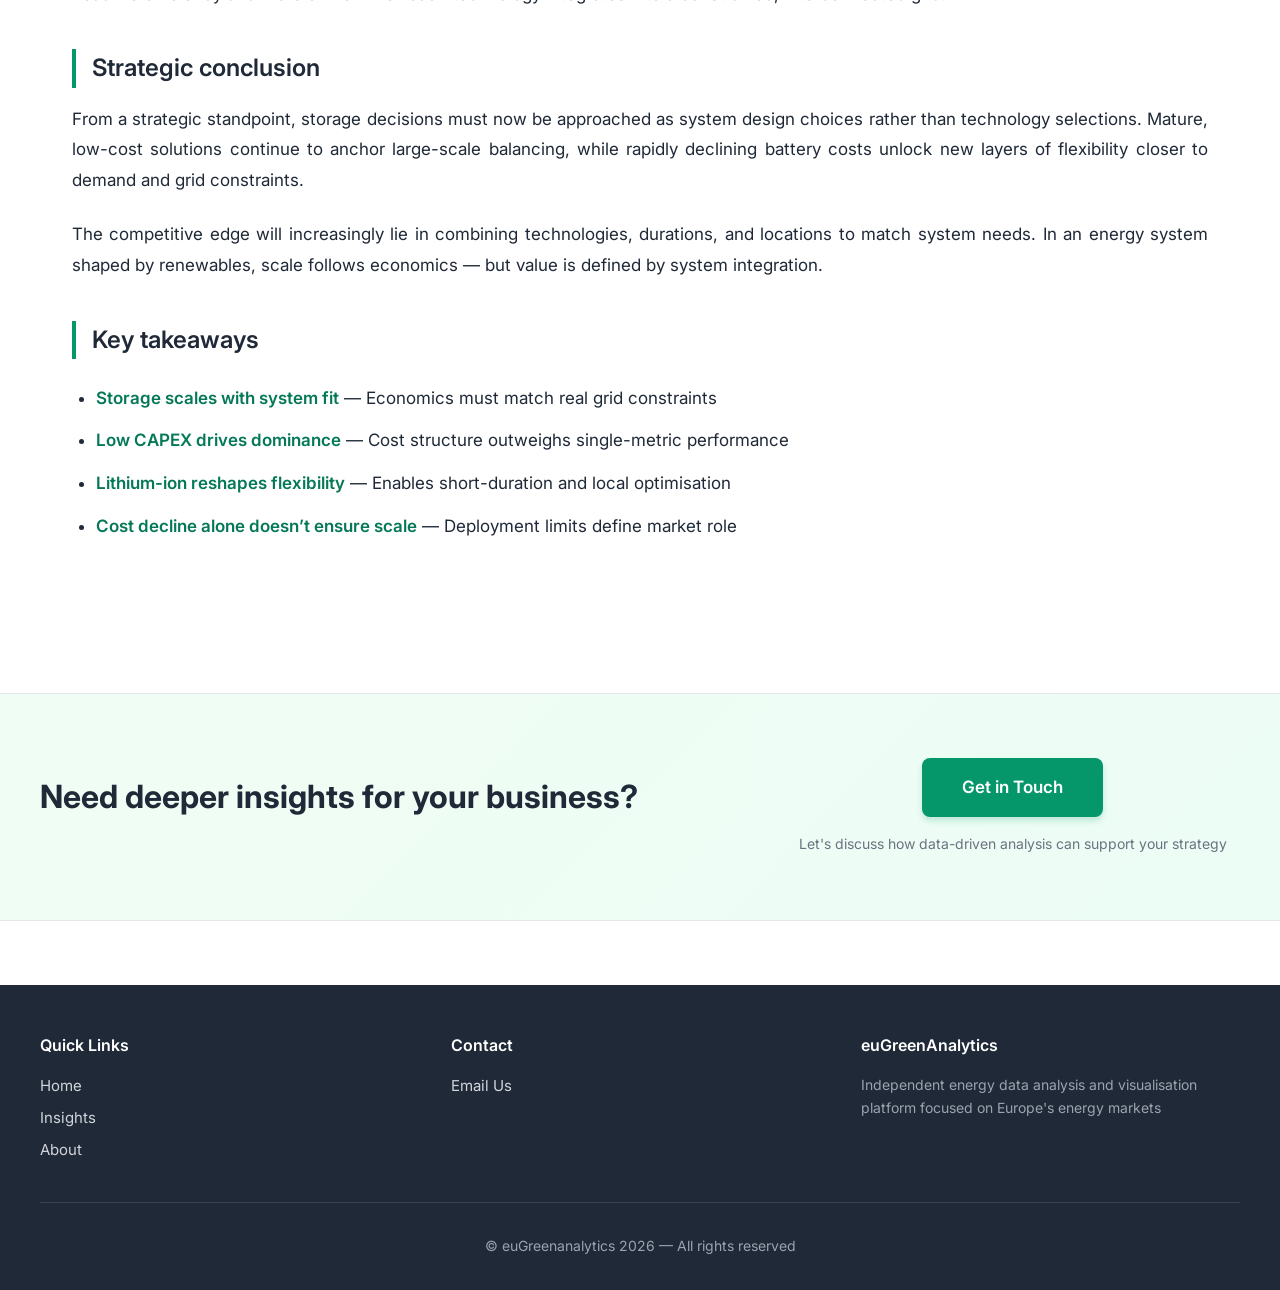
<file: insights/insight-flexibility-storage.html>
<!DOCTYPE html>
<html lang="en">
<head>
    <meta charset="UTF-8">
    <meta name="viewport" content="width=device-width, initial-scale=1.0">
    <title>Flexibility & Storage | GreenAnalytics</title>
    <link rel="preconnect" href="https://fonts.googleapis.com">
    <link rel="preconnect" href="https://fonts.gstatic.com" crossorigin>
    <link href="https://fonts.googleapis.com/css2?family=Inter:wght@300;400;500;600;700&display=swap" rel="stylesheet">
    <link rel="stylesheet" href="style_insights.css">

</head>
<body>
    <header>
        <nav>
            <a href="../index.html" class="logo"><img src="../assets/marketing/logo-euGreenalytics.png" alt="euGreenalytics"></a>
            <div class="nav-center">
                <ul>
                    <li><a href="../index.html">Home</a></li>
                    <li class="nav-item feature-hidden">
                        <a href="../dashboards/dashboards.html">Dashboards</a>
                        <div class="dropdown">
                            <a href="../dashboards/pvmarket.html">PV Market</a>
                            <a href="../dashboards/pvtechnology.html">PV Technology</a>
                            <a href="../dashboards/flexibility-storage.html">Flexibility & Storage</a>
                            <a href="../dashboards/electricityprices.html">Electricity Prices</a>
                            <a href="../dashboards/energyindicators.html">Energy System Indicators</a>
                        </div>
                    </li>
                    <li class="nav-item">
                        <a href="insights.html">Insights</a>
                        <div class="dropdown">
                            <a href="insight-pvmarket.html">PV Market</a>
                            <a href="insight-pvtechnology.html">PV Technology</a>
                            <a href="insight-flexibility-storage.html">Flexibility & Storage</a>
                            <a href="insight-electricityprices.html">Electricity Prices</a>
                            <a href="insight-energyindicators.html">Energy System Indicators</a>
                        </div>
                    </li>
                    <li><a href="../index.html#about">About</a></li>
                    <li><a href="../index.html#contact">Contact</a></li>
                </ul>
            </div>
        </nav>
    </header>

    <section class="hero">
        <div class="hero-content">
            <h1>Flexibility & Storage</h1>
            <p>Analyzing storage technologies, capacity trends, and the economics shaping grid-scale energy systems.</p>
        </div>
    </section>

    <section class="analysis">
        <div class="intro-text">
            <h2>Storage Economics Are Catching Up With System Needs</h2>
            <p class="lead" style="text-align: justify;">
                As European power systems absorb increasing volumes of variable renewable generation, storage 
                is no longer evaluated solely on technical performance. The decisive question is economic viability 
                at scale. Understanding how different storage technologies combine installed capacity, efficiency, 
                and cost evolution is essential to assessing their future role in the energy system.
            </p>
        </div>

        <p>
            When viewed together, the two datasets — one comparing installed power, efficiency, and projected 
            CAPEX, and the other tracking CAPEX evolution from 2016 to 2030 — reveal a clear pattern: technologies 
            that shape the system today are those where economics and scalability have already converged.
        </p>

        <div class="chart-container">
            <img 
                src="assets/flexibility&storage/storage_capacity_efficiency_capex_2.png" 
                alt="Installed power, round-trip efficiency and projected CAPEX by storage technology"
            >
            <p class="chart-source">Data source: <a href="https://www.sandia.gov/ess-ssl/gesdb/public/index.html" target="_blank" rel="noopener">DOE Global Energy Storage Database</a></p>
        </div>

        <h3>From dominant capacity to durable economics: why some technologies scale</h3>

        <p>
            Pumped Hydro Storage (PHS) stands out as the structural anchor of large-scale storage. Its dominance 
            in installed capacity is not just a legacy of historical investment, but the result of a robust economic 
            profile. With CAPEX already low in 2016 and projected to fall further by 2030, PHS combines scale, 
            longevity, and acceptable efficiency in a way few technologies can match.
        </p>

        <p>
            This explains its continued relevance despite its geographic constraints. Where it can be deployed, 
            PHS remains unmatched for bulk energy shifting and long-duration balancing. The cost trajectory confirms 
            that its competitiveness is structural, not cyclical.
        </p>

        <p>
            Compressed Air Energy Storage (CAES) follows a similar, though more nuanced, logic. Its projected CAPEX 
            remains low relative to most battery technologies, reinforcing its potential for capacity-oriented 
            applications. However, the limited improvement in efficiency over time highlights a key trade-off: CAES 
            can deliver power at scale, but with higher energy losses. In systems increasingly shaped by efficiency 
            and carbon considerations, this limits its universal applicability.
        </p>

        <div class="chart-container">
            <img 
                src="assets/flexibility&storage/capex_evolution_2016_2030_2.png" 
                alt="CAPEX evolution by storage technology: 2016 vs 2030e"
            >
            <p class="chart-source">Data source: <a href="https://www.sandia.gov/ess-ssl/gesdb/public/index.html" target="_blank" rel="noopener">DOE Global Energy Storage Database</a></p>
        </div>

        <h3>Lithium-ion: from expensive innovation to system enabler</h3>

        <p>
            Lithium-ion storage tells the most dynamic story across both charts. In 2016, its investment costs 
            placed it firmly in the "emerging" category. By 2030, projected CAPEX reductions dramatically change 
            its positioning, bringing it closer to cost parity with more established technologies.
        </p>

        <p>
            This cost compression explains why lithium-ion is rapidly expanding despite its comparatively modest 
            installed capacity today. Its high round-trip efficiency and modularity make it uniquely suited for 
            short-duration flexibility, congestion management, and market arbitrage. Rather than competing directly 
            with PHS or CAES, lithium-ion complements them by addressing parts of the system where speed and 
            responsiveness matter more than energy volume.
        </p>

        <h3>Why some technologies remain niche</h3>

        <p>
            Redox flow batteries, sodium sulphur, and lead-acid systems illustrate the limits of cost reduction 
            alone. While all show substantial CAPEX declines between 2016 and 2030, their absolute cost levels 
            remain relatively high. Combined with moderate efficiencies and limited deployment, this constrains 
            their role to specific use cases rather than system-wide solutions.
        </p>

        <p>
            Their presence in the data is nevertheless important. These technologies highlight how diversification 
            continues in the storage landscape, even if only a subset will achieve the scale required to materially 
            influence system dynamics.
        </p>

        <h3>A system view: cost trends explain today's capacity mix</h3>

        <p>
            Taken together, the two graphs show that today's installed capacity is already aligned with long-term 
            cost signals. Technologies that dominate the system are not those with the best single performance 
            metric, but those where cost, efficiency, and scalability intersect.
        </p>

        <p>
            This reinforces a critical insight for investors, system operators, and policymakers alike: storage 
            deployment is increasingly driven by economic fit within the system, not by technological promise alone. 
            As renewable penetration rises, the value of storage will depend less on headline efficiency and more 
            on how well each technology integrates into a constrained, interconnected grid.
        </p>

        <h3>Strategic conclusion</h3>

        <p>
            From a strategic standpoint, storage decisions must now be approached as system design choices rather 
            than technology selections. Mature, low-cost solutions continue to anchor large-scale balancing, while 
            rapidly declining battery costs unlock new layers of flexibility closer to demand and grid constraints.
        </p>

        <p>
            The competitive edge will increasingly lie in combining technologies, durations, and locations to match 
            system needs. In an energy system shaped by renewables, scale follows economics — but value is defined 
            by system integration.
        </p>

        <h3>Key takeaways</h3>

<ul>
    <li><strong>Storage scales with system fit</strong> — Economics must match real grid constraints</li>
    <li><strong>Low CAPEX drives dominance</strong> — Cost structure outweighs single-metric performance</li>
    <li><strong>Lithium-ion reshapes flexibility</strong> — Enables short-duration and local optimisation</li>
    <li><strong>Cost decline alone doesn’t ensure scale</strong> — Deployment limits define market role</li>
</ul>
    </section>

    <section class="cta-section">
        <div class="cta-content">
            <div class="cta-text">
                <h2>Need deeper insights for your business?</h2>
            </div>
            <div class="cta-action">
                <a href="../index.html#contact" class="cta-button">Get in Touch</a>
                <p class="cta-note">Let's discuss how data-driven analysis can support your strategy</p>
            </div>
        </div>
    </section>

    <footer>
        <div class="footer-content">
            <div class="footer-section">
                <h4>Quick Links</h4>
                <ul>
                    <li><a href="../index.html">Home</a></li>
                    <li class = "feature-hidden"><a href="../dashboards/dashboards.html">Dashboards</a></li>
                    <li><a href="insights.html">Insights</a></li>
                    <li><a href="../index.html#about">About</a></li>
                </ul>
            </div>
            <div class="footer-section">
                <h4>Contact</h4>
                <ul>
                    <li><a href="mailto:eugreenalytics@gmail.com">Email Us</a></li>
                </ul>
            </div>
            <div class="footer-section">
                <h4>euGreenAnalytics</h4>
                <p style="color: #9ca3af; font-size: 0.875rem; line-height: 1.6;">Independent energy data analysis and visualisation platform focused on Europe's energy markets</p>
            </div>
        </div>
        <div class="footer-bottom">
            <p>&copy; euGreenanalytics 2026 &mdash; All rights reserved</p>
        </div>
    </footer>
</body>
</html>
</file>
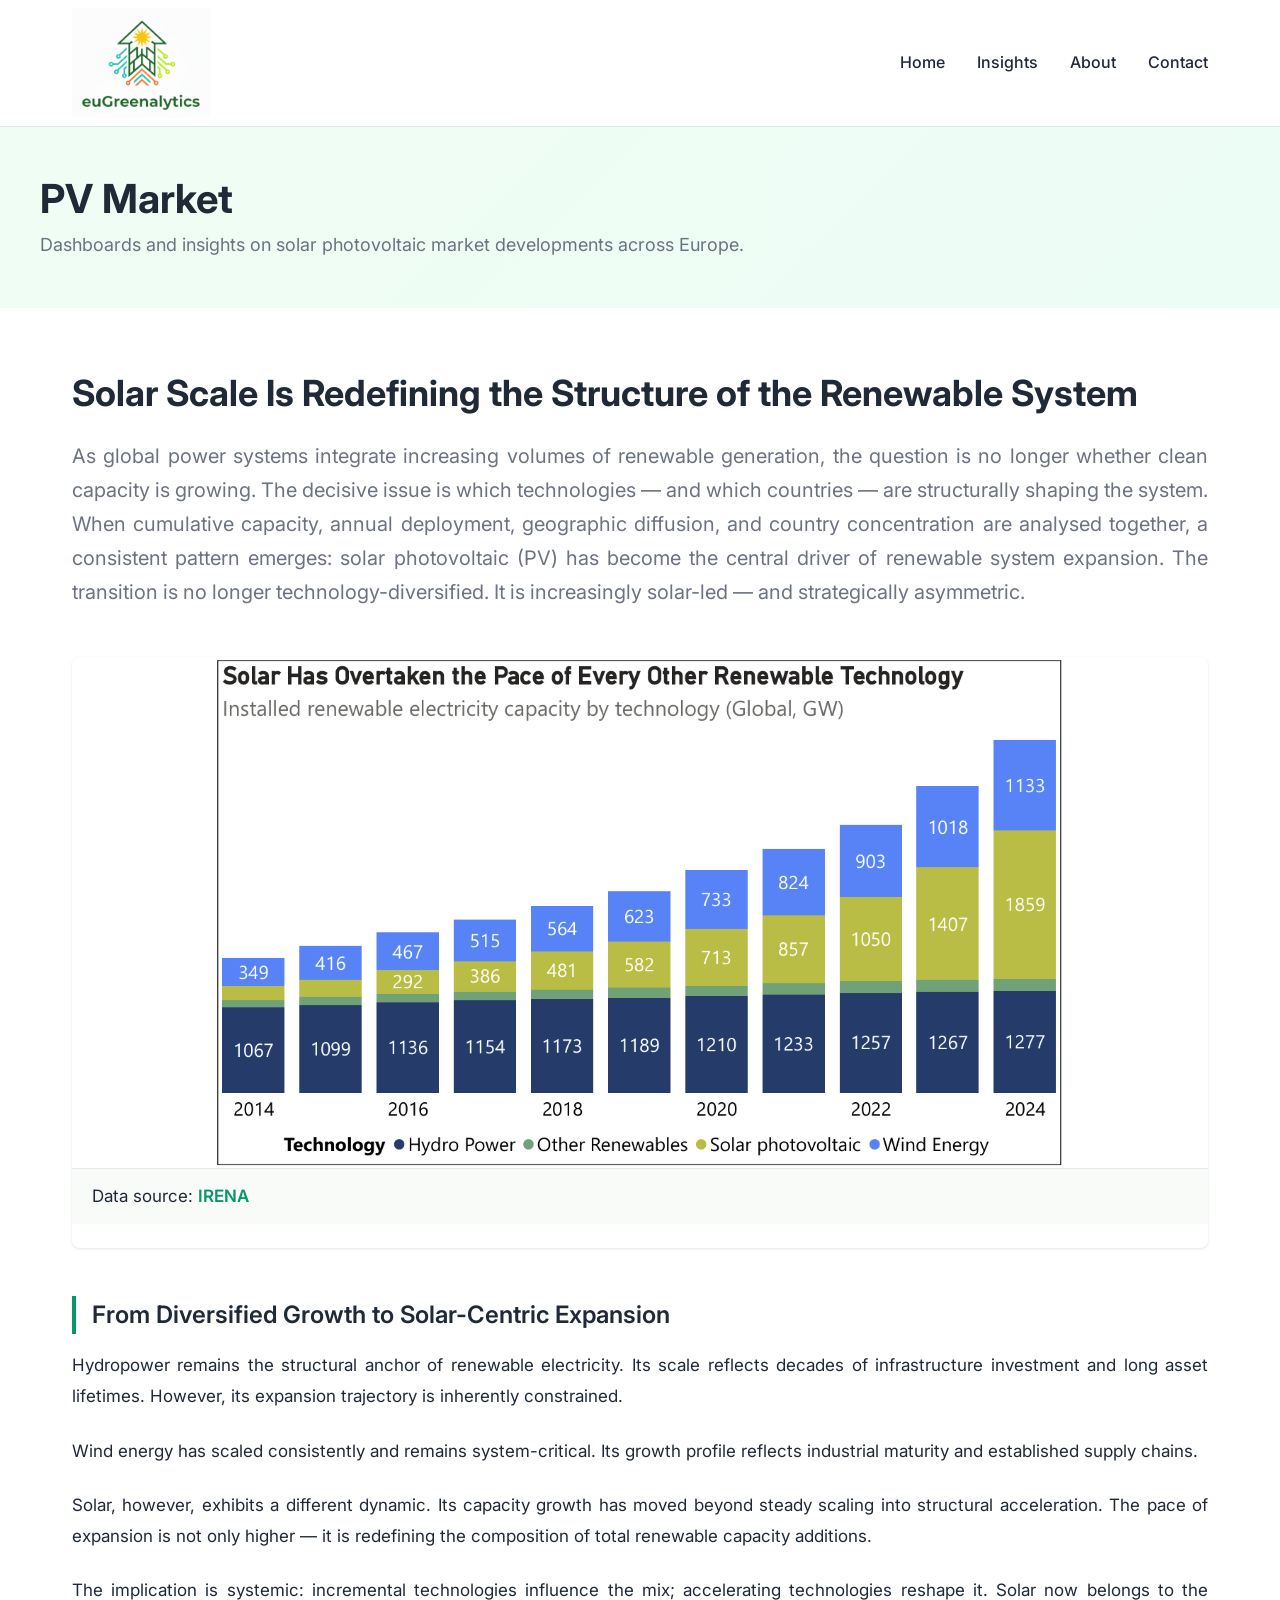
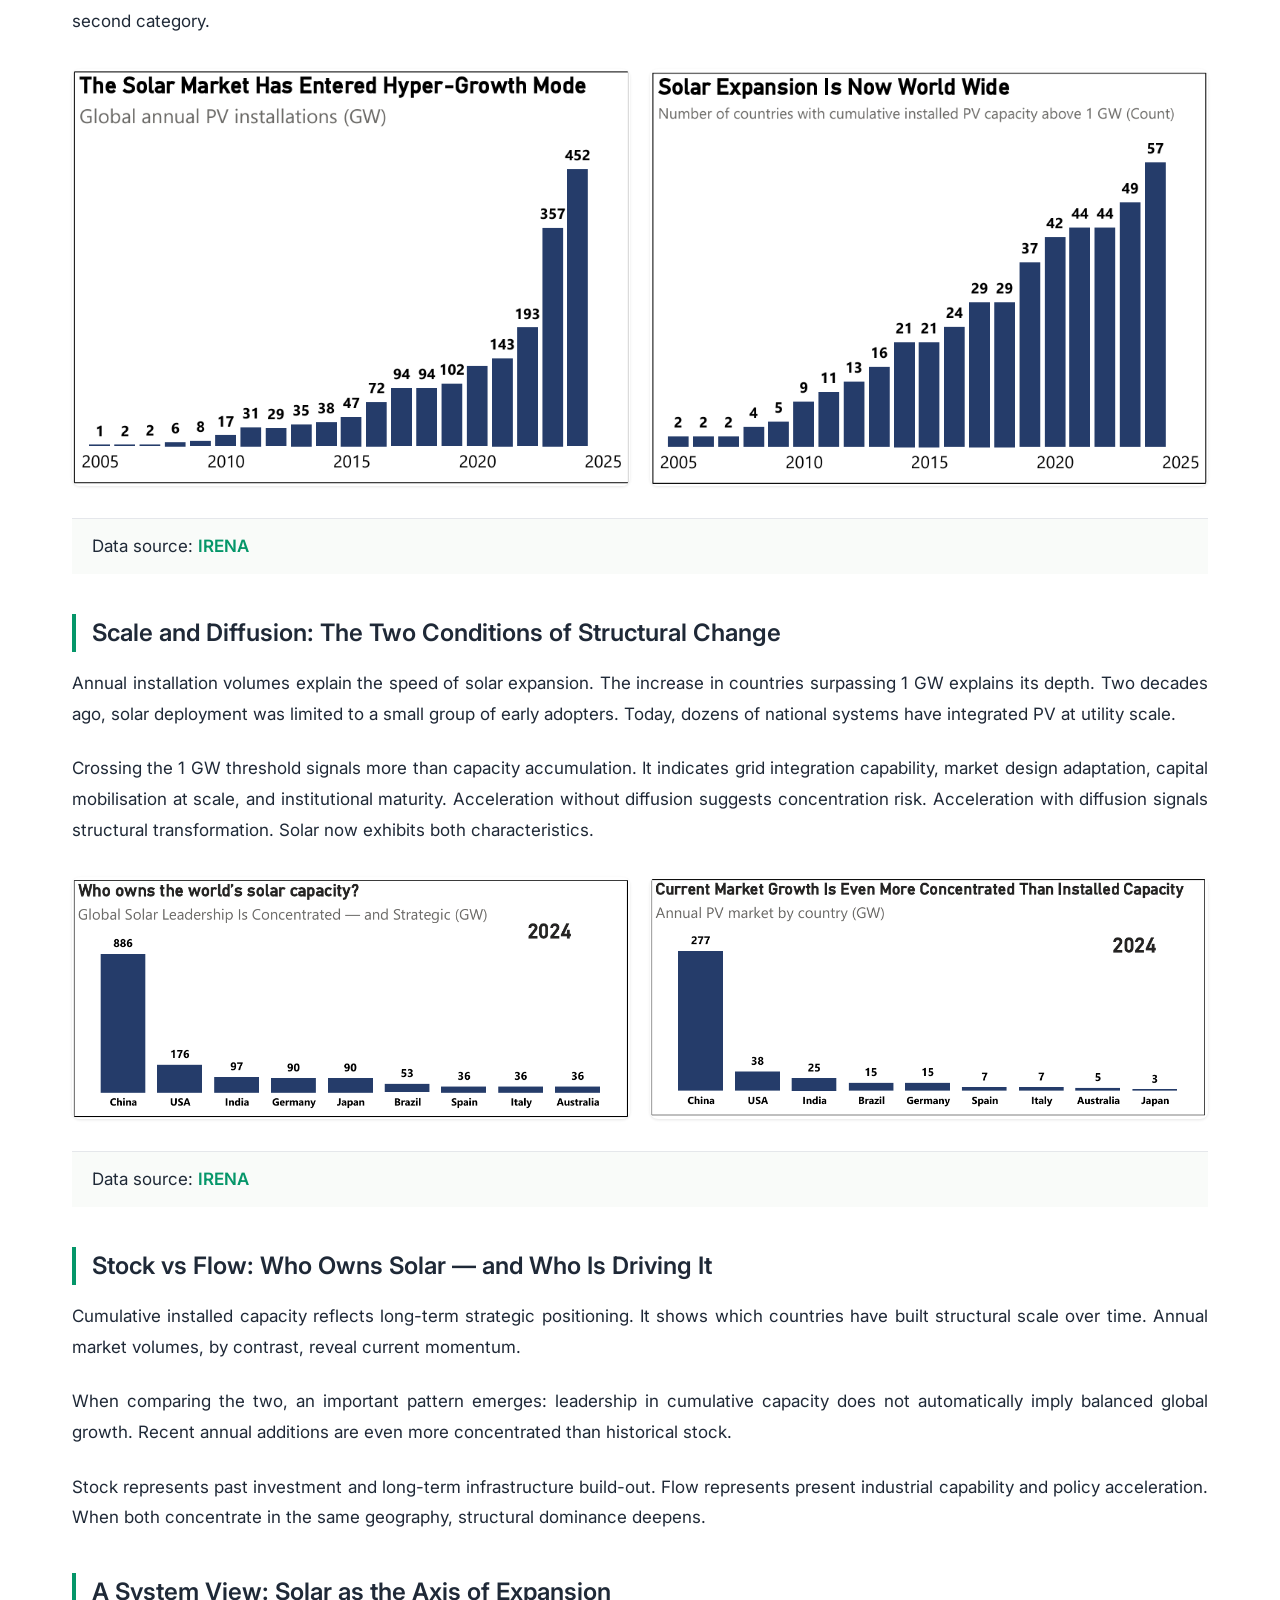
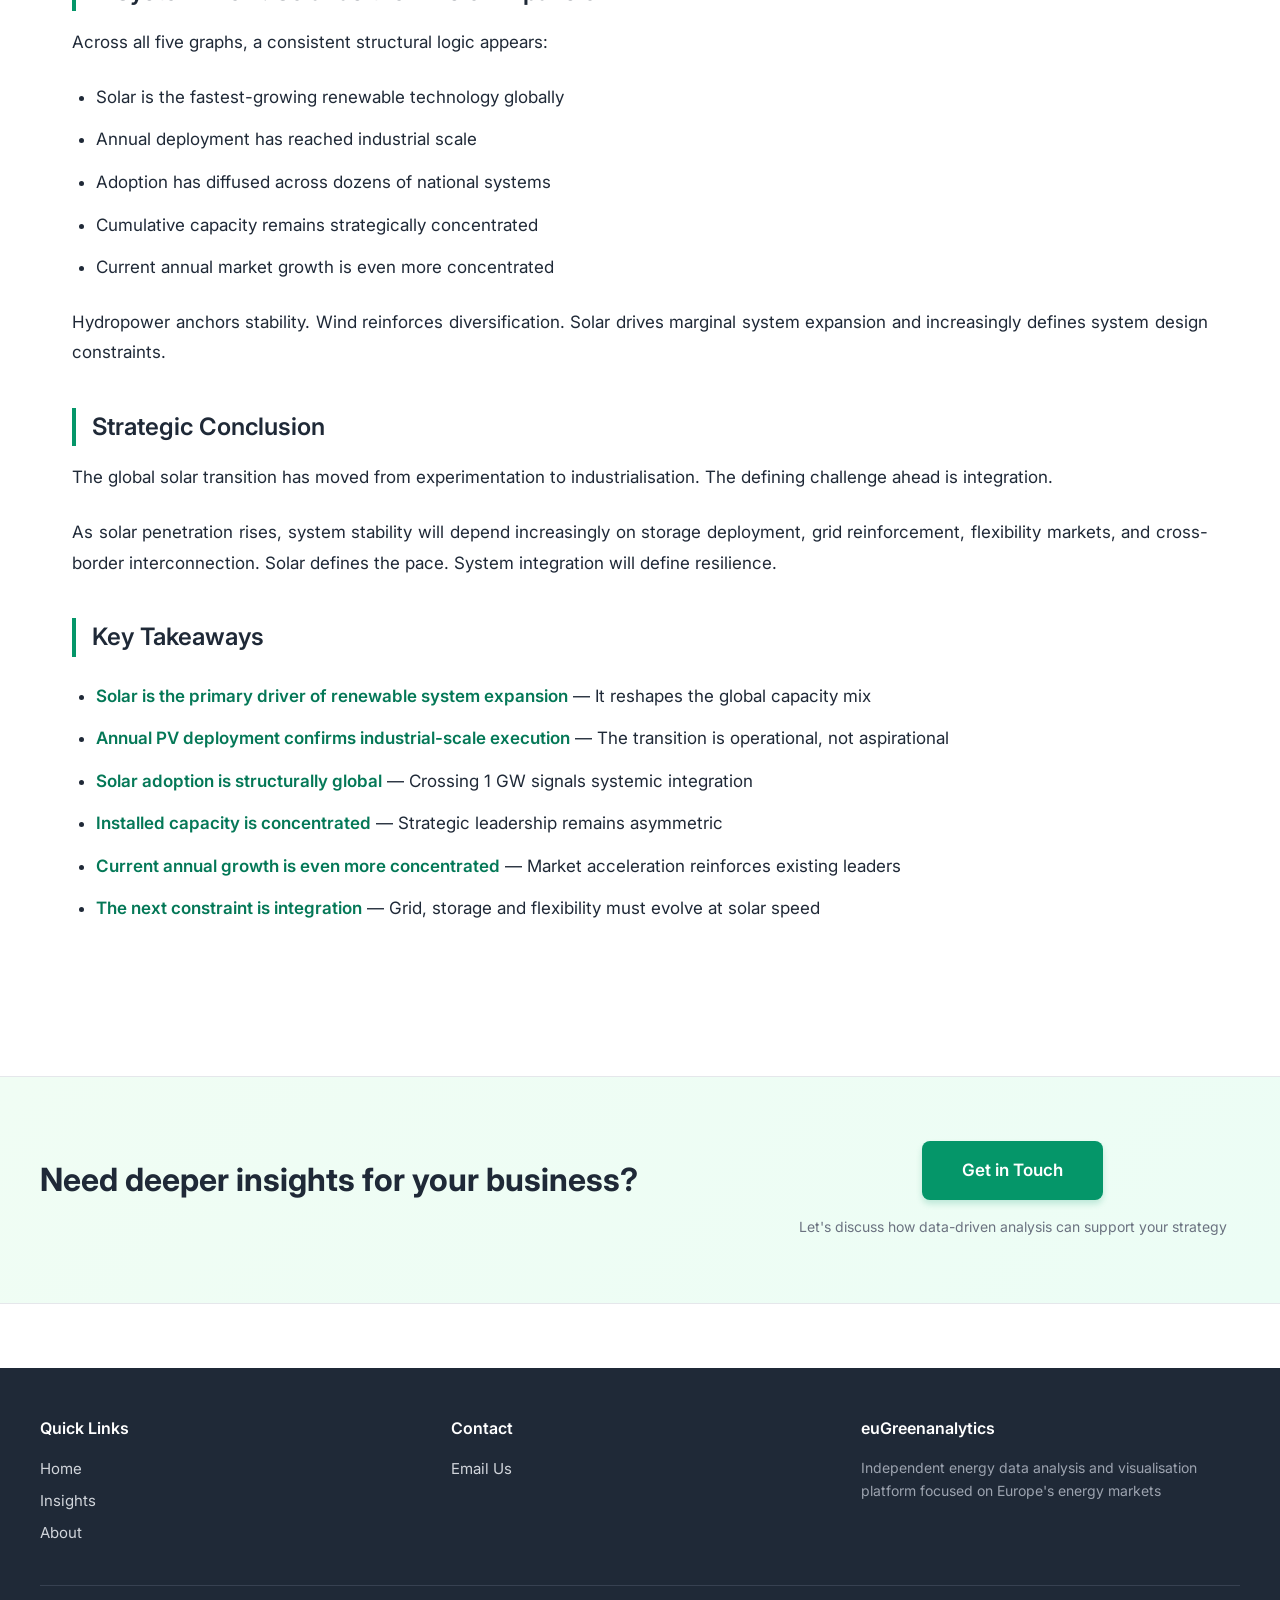
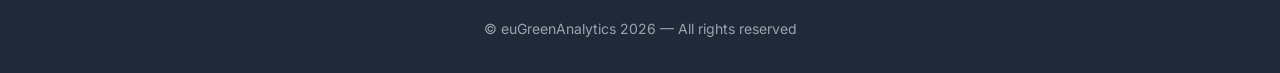
<file: insights/insight-pvmarket.html>
<!DOCTYPE html>
<html lang="en">
<head>
    <meta charset="UTF-8">
    <meta name="viewport" content="width=device-width, initial-scale=1.0">
    <title>Flexibility & Storage | GreenAnalytics</title>
    <link rel="preconnect" href="https://fonts.googleapis.com">
    <link rel="preconnect" href="https://fonts.gstatic.com" crossorigin>
    <link href="https://fonts.googleapis.com/css2?family=Inter:wght@300;400;500;600;700&display=swap" rel="stylesheet">
    <link rel="stylesheet" href="style_insights.css">
</head>
<body>
    <header>
        <nav>
            <a href="../index.html" class="logo"><img src="../assets/marketing/logo-euGreenalytics.png" alt="euGreenalytics"></a>
            <div class="nav-center">
                <ul>
                    <li><a href="../index.html">Home</a></li>
                    <li class="nav-item feature-hidden">
                        <a href="../dashboards/dashboards.html">Dashboards</a>
                        <div class="dropdown">
                            <a href="../dashboards/pvmarket.html">PV Market</a>
                            <a href="../dashboards/pvtechnology.html">PV Technology</a>
                            <a href="../dashboards/flexibility-storage.html">Flexibility & Storage</a>
                            <a href="../dashboards/electricityprices.html">Electricity Prices</a>
                            <a href="../dashboards/energyindicators.html">Energy System Indicators</a>
                        </div>
                    </li>
                    <li class="nav-item">
                        <a href="insights.html">Insights</a>
                        <div class="dropdown">
                            <a href="insight-pvmarket.html">PV Market</a>
                            <a href="insight-pvtechnology.html">PV Technology</a>
                            <a href="insight-flexibility-storage.html">Flexibility & Storage</a>
                            <a href="insight-electricityprices.html">Electricity Prices</a>
                            <a href="insight-energyindicators.html">Energy System Indicators</a>
                        </div>
                    </li>
                    <li><a href="../index.html#about">About</a></li>
                    <li><a href="../index.html#contact">Contact</a></li>
                </ul>
            </div>
        </nav>
    </header>

    <section class="hero">
        <div class="hero-content">
            <h1>PV Market</h1>
            <p>Dashboards and insights on solar photovoltaic market developments across Europe.</p>
        </div>
    </section>
<section class="analysis">
    <div class="intro-text">
        <h2>Solar Scale Is Redefining the Structure of the Renewable System</h2>
        <p class="lead">
            As global power systems integrate increasing volumes of renewable generation, the question is no 
            longer whether clean capacity is growing. The decisive issue is which technologies — and which countries — 
            are structurally shaping the system. When cumulative capacity, annual deployment, geographic diffusion, 
            and country concentration are analysed together, a consistent pattern emerges: solar photovoltaic (PV) 
            has become the central driver of renewable system expansion. The transition is no longer 
            technology-diversified. It is increasingly solar-led — and strategically asymmetric.
        </p>
    </div>

    <!-- GRAPH 1 -->
    <div class="chart-container">
        <img src="assets/pv-market/pvmarket_1.png"> <p class="chart-source">
        Data source: <a href="https://www.irena.org/Data" target="_blank" rel="noopener">IRENA</a>
    </p>
    </div>

    <h3>From Diversified Growth to Solar-Centric Expansion</h3>

    <p>
        Hydropower remains the structural anchor of renewable electricity. Its scale reflects decades of 
        infrastructure investment and long asset lifetimes. However, its expansion trajectory is inherently constrained.
    </p>

    <p>
        Wind energy has scaled consistently and remains system-critical. Its growth profile reflects industrial 
        maturity and established supply chains.
    </p>

    <p>
        Solar, however, exhibits a different dynamic. Its capacity growth has moved beyond steady scaling into 
        structural acceleration. The pace of expansion is not only higher — it is redefining the composition 
        of total renewable capacity additions.
    </p>

    <p>
        The implication is systemic: incremental technologies influence the mix; accelerating technologies 
        reshape it. Solar now belongs to the second category.
    </p>

    <!-- GRAPH 2 + GRAPH 3 -->
    <div class="chart-row">
        <div class="chart-container">
            <img src="assets/pv-market/pvmarket_2.png" 
                 alt="Global annual PV installations (GW)">
        </div>
        <div class="chart-container">
            <img src="assets/pv-market/pvmarket_3.png" 
                 alt="Number of countries with installed PV capacity above 1 GW">
        </div>
    </div>
    <p class="chart-source">
        Data source: <a href="https://www.irena.org/Data" target="_blank" rel="noopener">IRENA</a>
    </p>

    <h3>Scale and Diffusion: The Two Conditions of Structural Change</h3>

    <p>
        Annual installation volumes explain the speed of solar expansion. The increase in countries surpassing 
        1 GW explains its depth. Two decades ago, solar deployment was limited to a small group of early 
        adopters. Today, dozens of national systems have integrated PV at utility scale.
    </p>

    <p>
        Crossing the 1 GW threshold signals more than capacity accumulation. It indicates grid integration 
        capability, market design adaptation, capital mobilisation at scale, and institutional maturity. 
        Acceleration without diffusion suggests concentration risk. Acceleration with diffusion signals 
        structural transformation. Solar now exhibits both characteristics.
    </p>

    <!-- GRAPH 4 + GRAPH 5 -->
    <div class="chart-row">
        <div class="chart-container">
            <img src="assets/pv-market/pvmarket_4.png" 
                 alt="Cumulative installed PV capacity by country (GW)">
        </div>
        <div class="chart-container">
            <img src="assets/pv-market/pvmarket_5.png" 
                 alt="Annual PV market by country (GW)">
        </div>
    </div>
    <p class="chart-source">
        Data source: <a href="https://www.irena.org/Data" target="_blank" rel="noopener">IRENA</a>
    </p>

    <h3>Stock vs Flow: Who Owns Solar — and Who Is Driving It</h3>

    <p>
        Cumulative installed capacity reflects long-term strategic positioning. It shows which countries have built 
        structural scale over time. Annual market volumes, by contrast, reveal current momentum.
    </p>

    <p>
        When comparing the two, an important pattern emerges: leadership in cumulative capacity does not 
        automatically imply balanced global growth. Recent annual additions are even more concentrated than 
        historical stock.
    </p>

    <p>
        Stock represents past investment and long-term infrastructure build-out. Flow represents present 
        industrial capability and policy acceleration. When both concentrate in the same geography, 
        structural dominance deepens.
    </p>

    <h3>A System View: Solar as the Axis of Expansion</h3>

    <p>
        Across all five graphs, a consistent structural logic appears:
    </p>

    <ul>
        <li>Solar is the fastest-growing renewable technology globally</li>
        <li>Annual deployment has reached industrial scale</li>
        <li>Adoption has diffused across dozens of national systems</li>
        <li>Cumulative capacity remains strategically concentrated</li>
        <li>Current annual market growth is even more concentrated</li>
    </ul>

    <p>
        Hydropower anchors stability. Wind reinforces diversification. Solar drives marginal system expansion 
        and increasingly defines system design constraints.
    </p>

    <h3>Strategic Conclusion</h3>

    <p>
        The global solar transition has moved from experimentation to industrialisation. The defining challenge 
        ahead is integration.
    </p>

    <p>
        As solar penetration rises, system stability will depend increasingly on storage deployment, grid 
        reinforcement, flexibility markets, and cross-border interconnection. Solar defines the pace. 
        System integration will define resilience.
    </p>

    <h3>Key Takeaways</h3>

    <ul>
        <li><strong>Solar is the primary driver of renewable system expansion</strong> — It reshapes the global capacity mix</li>
        <li><strong>Annual PV deployment confirms industrial-scale execution</strong> — The transition is operational, not aspirational</li>
        <li><strong>Solar adoption is structurally global</strong> — Crossing 1 GW signals systemic integration</li>
        <li><strong>Installed capacity is concentrated</strong> — Strategic leadership remains asymmetric</li>
        <li><strong>Current annual growth is even more concentrated</strong> — Market acceleration reinforces existing leaders</li>
        <li><strong>The next constraint is integration</strong> — Grid, storage and flexibility must evolve at solar speed</li>
    </ul>

</section>

    <section class="cta-section">
        <div class="cta-content">
            <div class="cta-text">
                <h2>Need deeper insights for your business?</h2>
            </div>
            <div class="cta-action">
                <a href="../index.html#contact" class="cta-button">Get in Touch</a>
                <p class="cta-note">Let's discuss how data-driven analysis can support your strategy</p>
            </div>
        </div>
    </section>

    <footer>
        <div class="footer-content">
            <div class="footer-section">
                <h4>Quick Links</h4>
                <ul>
                    <li><a href="../index.html">Home</a></li>
                    <li class = "feature-hidden"><a href="../dashboards/dashboards.html">Dashboards</a></li>
                    <li><a href="insights.html">Insights</a></li>
                    <li><a href="../index.html#about">About</a></li>
                </ul>
            </div>
            <div class="footer-section">
                <h4>Contact</h4>
                <ul>
                    <li><a href="mailto:eugreenalytics@gmail.com">Email Us</a></li>
                </ul>
            </div>
            <div class="footer-section">
                <h4>euGreenanalytics</h4>
                <p style="color: #9ca3af; font-size: 0.875rem; line-height: 1.6;">Independent energy data analysis and visualisation platform focused on Europe's energy markets</p>
            </div>
        </div>
        <div class="footer-bottom">
            <p>&copy; euGreenAnalytics 2026 &mdash; All rights reserved</p>
        </div>
    </footer>
</body>
</html>
</file>
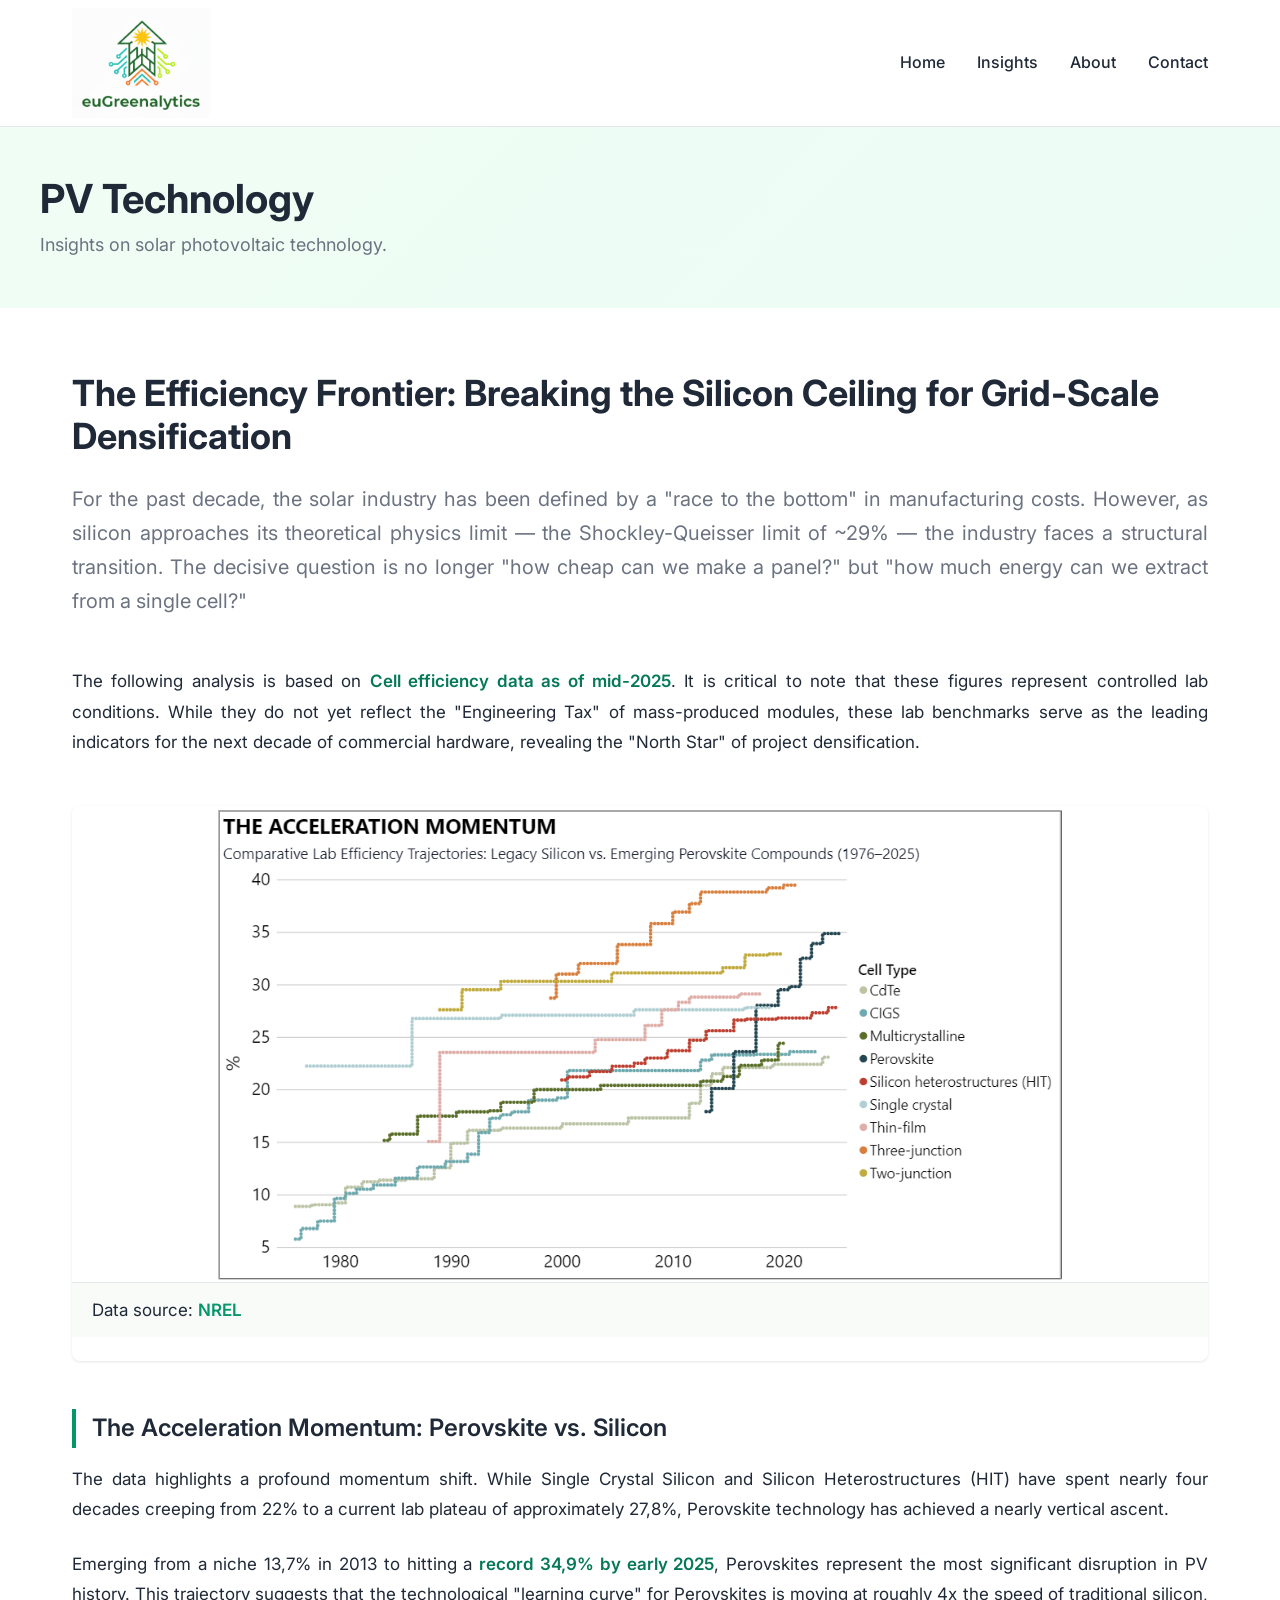
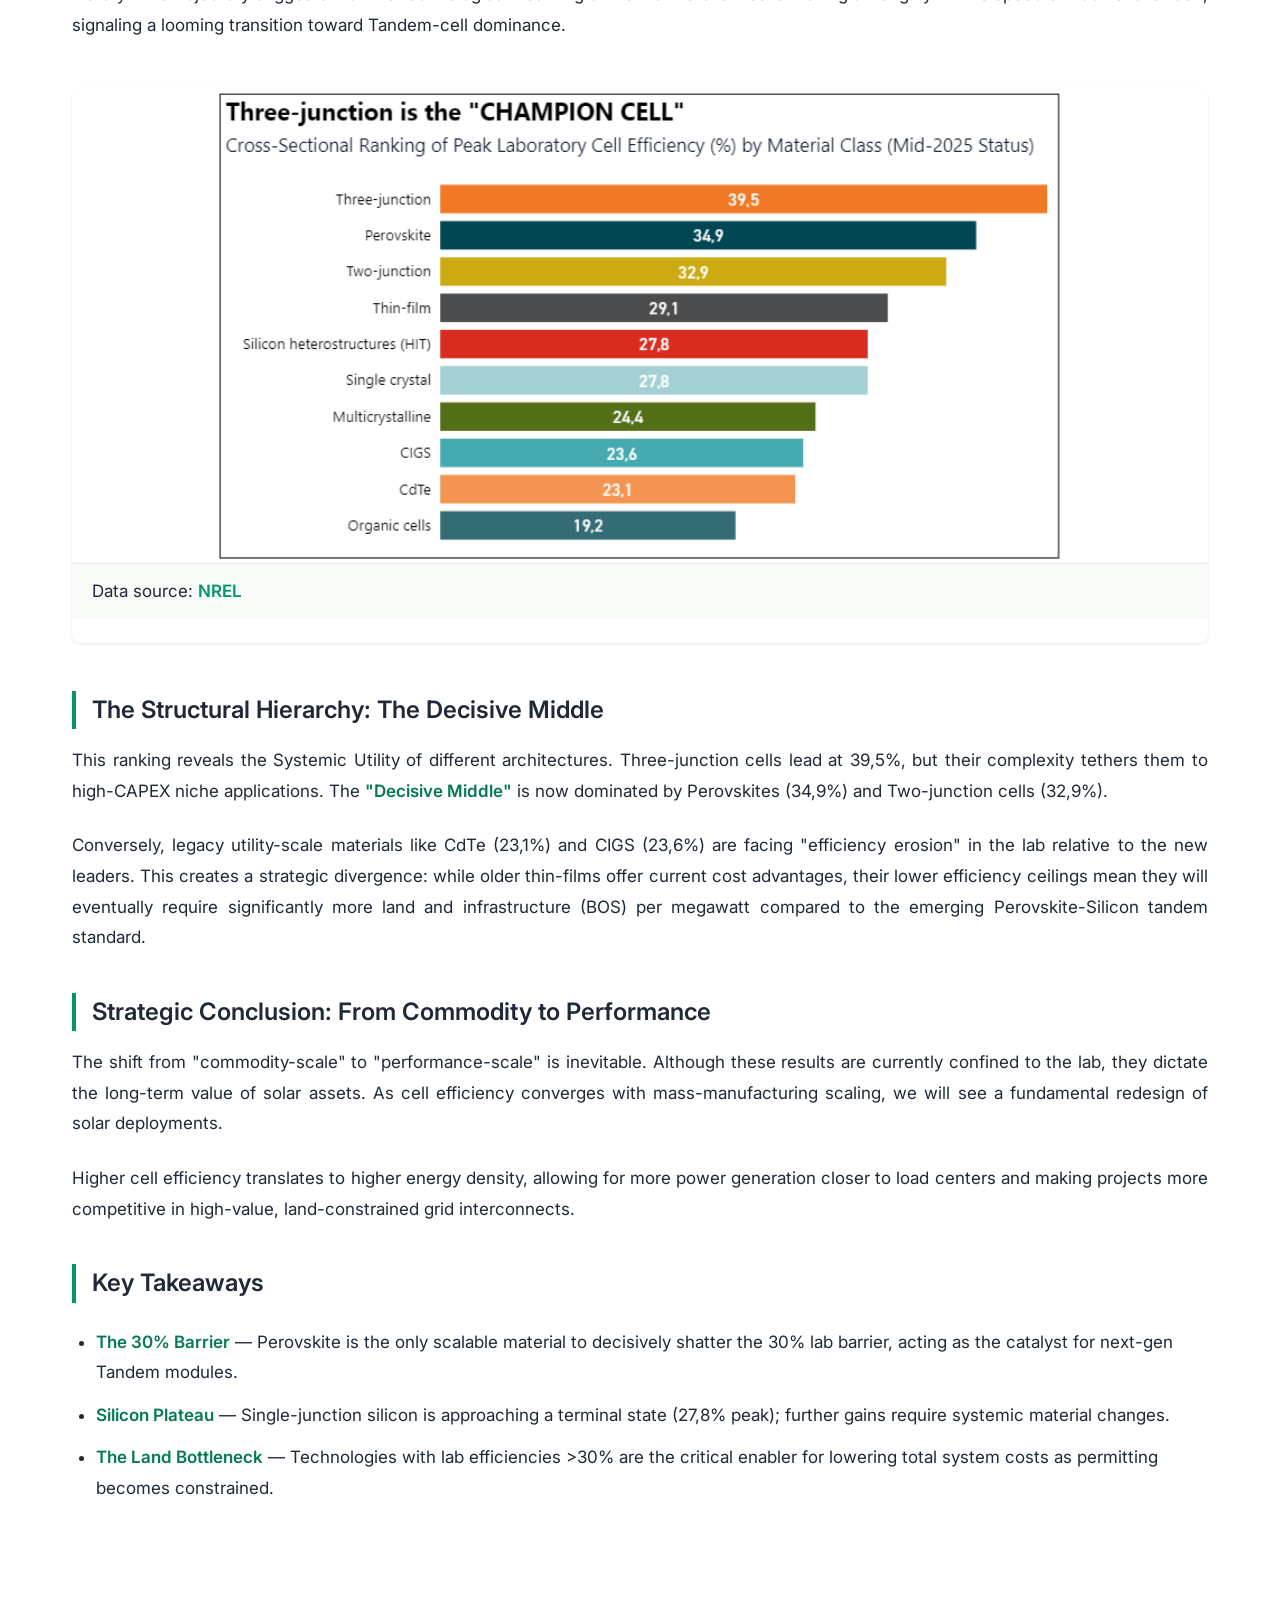
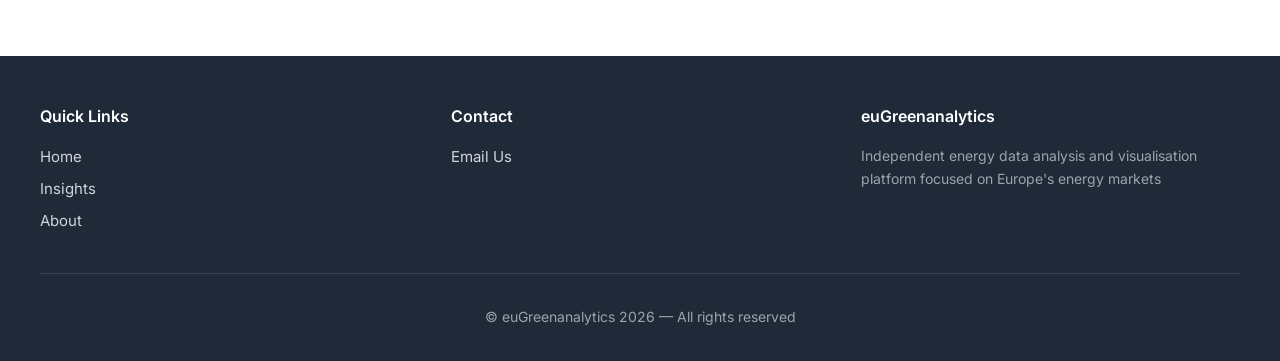
<file: insights/insight-pvtechnology.html>
<!DOCTYPE html>
<html lang="en">
<head>
    <meta charset="UTF-8">
    <meta name="viewport" content="width=device-width, initial-scale=1.0">
    <title>PV Technology | GreenAnalytics</title>
    <link rel="preconnect" href="https://fonts.googleapis.com">
    <link rel="preconnect" href="https://fonts.gstatic.com" crossorigin>
    <link href="https://fonts.googleapis.com/css2?family=Inter:wght@300;400;500;600;700&display=swap" rel="stylesheet">
    <link rel="stylesheet" href="style_insights.css">
</head>
<body>
    <header>
        <nav>
            <a href="../index.html" class="logo"><img src="../assets/marketing/logo-euGreenalytics.png" alt="euGreenalytics"></a>
            <div class="nav-center">
                <ul>
                    <li><a href="../index.html">Home</a></li>
                    <li class="nav-item feature-hidden">
                        <a href="../dashboards/dashboards.html">Dashboards</a>
                        <div class="dropdown">
                            <a href="../dashboards/pvmarket.html">PV Market</a>
                            <a href="../dashboards/pvtechnology.html">PV Technology</a>
                            <a href="../dashboards/flexibility-storage.html">Flexibility & Storage</a>
                            <a href="../dashboards/electricityprices.html">Electricity Prices</a>
                            <a href="../dashboards/energysystem.html">Energy System Indicators</a>
                        </div>
                    </li>
                    <li class="nav-item">
                        <a href="insights.html">Insights</a>
                        <div class="dropdown">
                            <a href="insight-pvmarket.html">PV Market</a>
                            <a href="insight-pvtechnology.html">PV Technology</a>
                            <a href="insight-flexibility-storage.html">Flexibility & Storage</a>
                            <a href="insight-electricityprices.html">Electricity Prices</a>
                            <a href="insight-energyindicators.html">Energy System Indicators</a>
                        </div>
                    </li>
                    <li><a href="../index.html#about">About</a></li>
                    <li><a href="../index.html#contact">Contact</a></li>
                </ul>
            </div>
        </nav>
    </header>

       <section class="hero">
        <div class="hero-content">
            <h1>PV Technology</h1>
            <p>Insights on solar photovoltaic technology.</p>
        </div>
    </section>
<section class="analysis">
    <div class="intro-text">
        <h2>The Efficiency Frontier: Breaking the Silicon Ceiling for Grid-Scale Densification</h2>
        <p class="lead">
            For the past decade, the solar industry has been defined by a "race to the bottom" in manufacturing costs. However, as silicon approaches its theoretical physics limit — the Shockley-Queisser limit of ~29% — the industry faces a structural transition. The decisive question is no longer "how cheap can we make a panel?" but "how much energy can we extract from a single cell?"
        </p>
    </div>

    <p>
        The following analysis is based on <strong>Cell efficiency data as of mid-2025</strong>. It is critical to note that these figures represent controlled lab conditions. While they do not yet reflect the "Engineering Tax" of mass-produced modules, these lab benchmarks serve as the leading indicators for the next decade of commercial hardware, revealing the "North Star" of project densification.
    </p>

    <div class="chart-container">
        <img src="assets/pv-technology/The_acceleration_momentum.png" alt="Cross-Sectional Ranking of Peak Laboratory Cell Efficiency by Material Class"> 
        <p class="chart-source">
            Data source: <a href="https://www.nrel.gov/pv/cell-efficiency.html" target="_blank" rel="noopener">NREL</a>
        </p>
    </div>

    <h3>The Acceleration Momentum: Perovskite vs. Silicon</h3>

    <p>
        The data highlights a profound momentum shift. While Single Crystal Silicon and Silicon Heterostructures (HIT) have spent nearly four decades creeping from 22% to a current lab plateau of approximately 27,8%, Perovskite technology has achieved a nearly vertical ascent. 
    </p>

    <p>
        Emerging from a niche 13,7% in 2013 to hitting a <strong>record 34,9% by early 2025</strong>, Perovskites represent the most significant disruption in PV history. This trajectory suggests that the technological "learning curve" for Perovskites is moving at roughly 4x the speed of traditional silicon, signaling a looming transition toward Tandem-cell dominance.
    </p>

    <div class="chart-container">
        <img src="assets/pv-technology/champion_cell.png" alt="Comparative Lab Cell Efficiency Trajectories: Legacy Silicon vs. Emerging Perovskite Compounds (1976–2025)"> 
        <p class="chart-source">
            Data source: <a href="https://www.nrel.gov/pv/cell-efficiency.html" target="_blank" rel="noopener">NREL</a>
        </p>
    </div>


    <h3>The Structural Hierarchy: The Decisive Middle</h3>

    <p>
        This ranking reveals the Systemic Utility of different architectures. Three-junction cells lead at 39,5%, but their complexity tethers them to high-CAPEX niche applications. The <strong>"Decisive Middle"</strong> is now dominated by Perovskites (34,9%) and Two-junction cells (32,9%). 
    </p>

    <p>
        Conversely, legacy utility-scale materials like CdTe (23,1%) and CIGS (23,6%) are facing "efficiency erosion" in the lab relative to the new leaders. This creates a strategic divergence: while older thin-films offer current cost advantages, their lower efficiency ceilings mean they will eventually require significantly more land and infrastructure (BOS) per megawatt compared to the emerging Perovskite-Silicon tandem standard.
    </p>

    <h3>Strategic Conclusion: From Commodity to Performance</h3>

    <p>
        The shift from "commodity-scale" to "performance-scale" is inevitable. Although these results are currently confined to the lab, they dictate the long-term value of solar assets. As cell efficiency converges with mass-manufacturing scaling, we will see a fundamental redesign of solar deployments. 
    </p>

    <p>
        Higher cell efficiency translates to higher energy density, allowing for more power generation closer to load centers and making projects more competitive in high-value, land-constrained grid interconnects.
    </p>

    <div class="takeaways-box">
        <h3>Key Takeaways</h3>
        <ul>
          
            <li><strong>The 30% Barrier</strong> — Perovskite is the only scalable material to decisively shatter the 30% lab barrier, acting as the catalyst for next-gen Tandem modules.</li>
            <li><strong>Silicon Plateau</strong> — Single-junction silicon is approaching a terminal state (27,8% peak); further gains require systemic material changes.</li>
            <li><strong>The Land Bottleneck</strong> — Technologies with lab efficiencies >30% are the critical enabler for lowering total system costs as permitting becomes constrained.</li>
    
        </ul>
    </div>

</section>

    <footer>
        <div class="footer-content">
            <div class="footer-section">
                <h4>Quick Links</h4>
                <ul>
                    <li><a href="../index.html">Home</a></li>
                    <li class = "feature-hidden"><a href="../dashboards/dashboards.html">Dashboards</a></li>
                    <li><a href="insights.html">Insights</a></li>
                    <li><a href="../index.html#about">About</a></li>
                </ul>
            </div>
            <div class="footer-section">
                <h4>Contact</h4>
                <ul>
                    <li><a href="mailto:eugreenalytics@gmail.com">Email Us</a></li>
                </ul>
            </div>
            <div class="footer-section">
                <h4>euGreenanalytics</h4>
                <p style="color: #9ca3af; font-size: 0.875rem; line-height: 1.6;">Independent energy data analysis and visualisation platform focused on Europe's energy markets</p>
            </div>
        </div>
        <div class="footer-bottom">
            <p>&copy; euGreenanalytics 2026 &mdash; All rights reserved</p>
        </div>
    </footer>
</body>
</html>
</file>
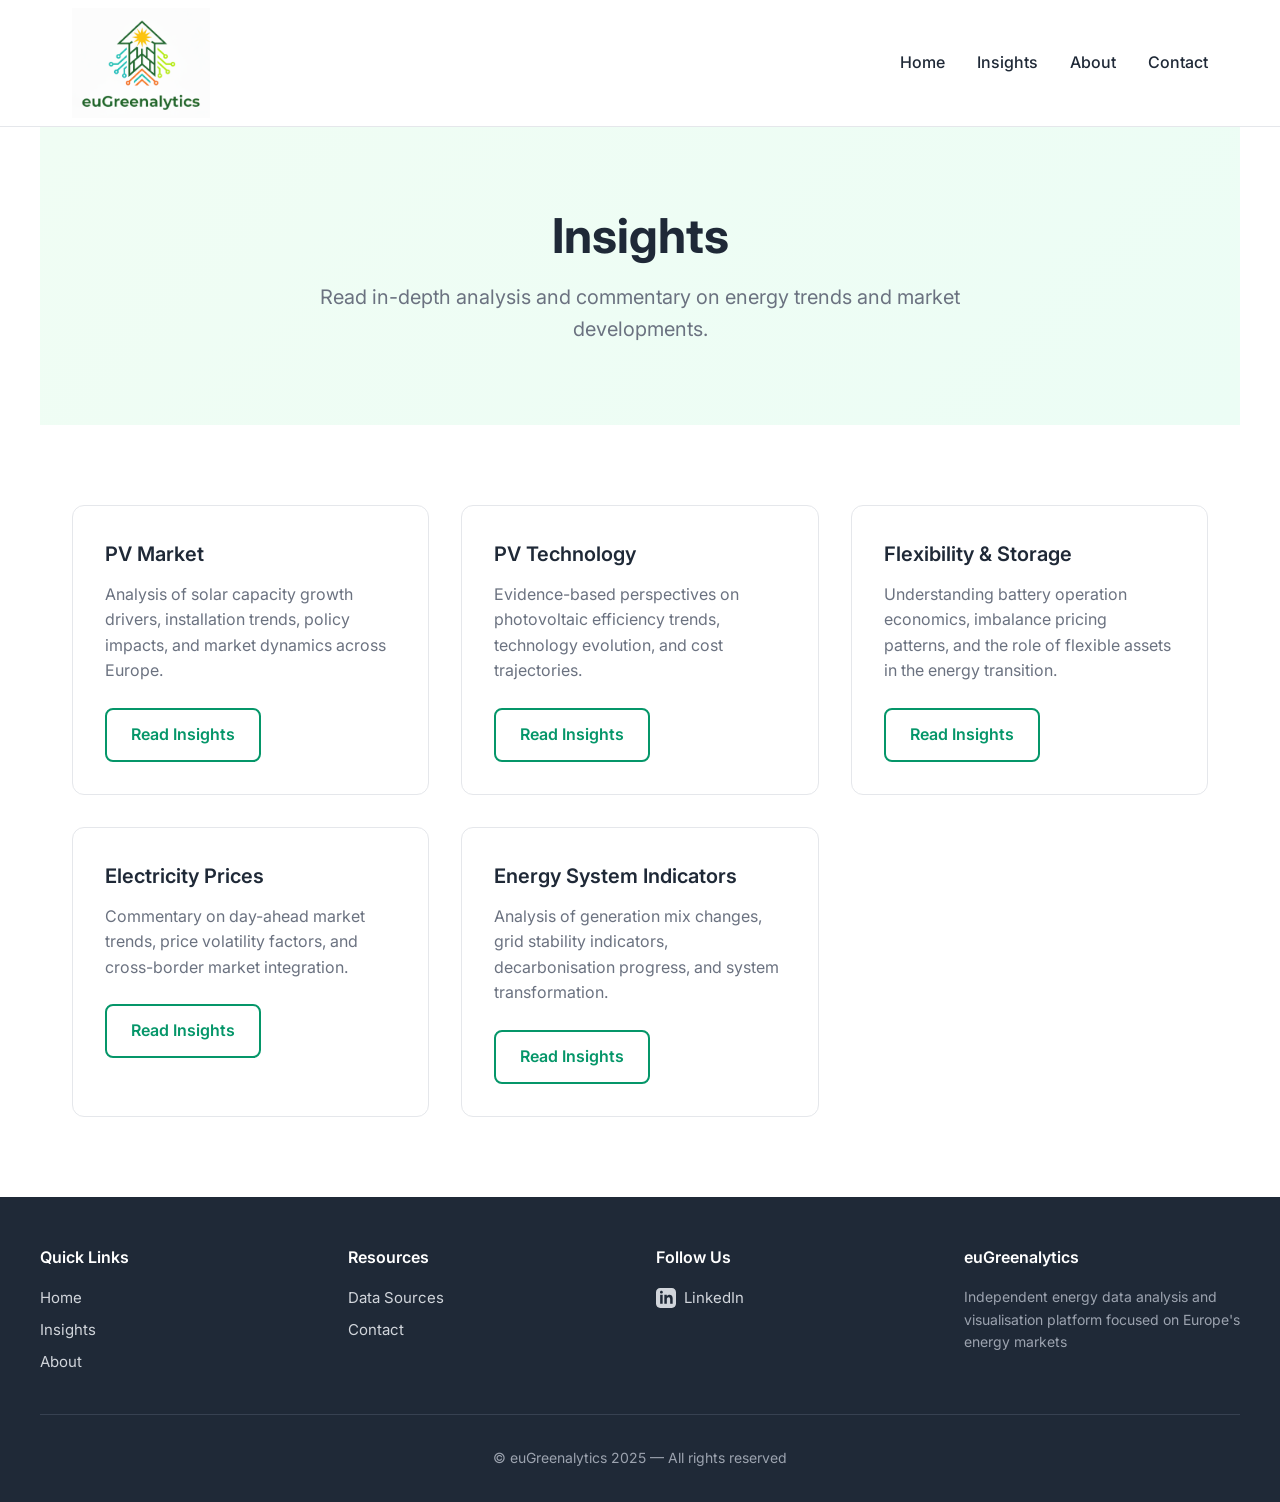
<file: insights/insights.html>
<!DOCTYPE html>
<html lang="en">
<head>
    <meta charset="UTF-8">
    <meta name="viewport" content="width=device-width, initial-scale=1.0">

    <!-- SEO Básico -->
    <meta name="description" content="Independent platform for European solar PV and energy market data analysis. Interactive dashboards, insights, and transparent visualizations.">
    <meta name="keywords" content="solar energy, photovoltaic, PV market, Europe, energy transition, dashboards, electricity prices, flexibility, energy storage">
    <meta name="author" content="euGreenalytics">

    <!-- Open Graph (LinkedIn, Facebook) -->
    <meta property="og:title" content="euGreenalytics | Data-Driven Insights for the Energy Transition">
    <meta property="og:description" content="Clear visualisations and independent analysis of Europe's solar and electricity markets.">
    <meta property="og:type" content="website">
    <meta property="og:url" content="https://eugreenalytics.github.io/greenalytics/">
    <meta property="og:image" content="https://eugreenalytics.github.io/greenalytics//assets/marketing/logo-euGreenalytics.png">

    <title>Insights | GreenAnalytics</title>
    <link rel="preconnect" href="https://fonts.googleapis.com">
    <link rel="preconnect" href="https://fonts.gstatic.com" crossorigin>
    <link href="https://fonts.googleapis.com/css2?family=Inter:wght@300;400;500;600;700&display=swap" rel="stylesheet">
    <style>
        * {
            margin: 0;
            padding: 0;
            box-sizing: border-box;
        }

        :root {
            --primary: #059669;
            --primary-dark: #047857;
            --text-dark: #1f2937;
            --text-light: #6b7280;
            --bg-light: #f9fafb;
            --bg-white: #ffffff;
            --border: #e5e7eb;
        }

        body {
            font-family: 'Inter', -apple-system, BlinkMacSystemFont, 'Segoe UI', sans-serif;
            line-height: 1.6;
            color: var(--text-dark);
            background: var(--bg-white);
        }

        header {
            background: var(--bg-white);
            border-bottom: 1px solid var(--border);
            padding: 0.5rem 0;
            position: sticky;
            top: 0;
            z-index: 100;
        }

        nav {
            max-width: 1200px;
            margin: 0 auto;
            padding: 0 2rem;
            display: flex;
            justify-content: space-between;
            align-items: center;
        }

        .logo {
            display: flex;
            align-items: center;
        }

        .logo img {
            display: block;
            max-height: 110px;
            height: auto;
            width: auto;
        }

        .nav-center {
            display: flex;
            gap: 2rem;
        }

        nav ul {
            list-style: none;
            display: flex;
            gap: 2rem;
        }

        nav a {
            text-decoration: none;
            color: var(--text-dark);
            font-weight: 500;
            transition: color 0.3s;
        }

        nav a:hover {
            color: var(--primary);
        }

        .nav-item {
            position: relative;
        }

        .dropdown {
            display: none;
            position: absolute;
            top: calc(100% + 0.5rem);
            left: 0;
            background: var(--bg-white);
            border: 1px solid var(--border);
            border-radius: 8px;
            box-shadow: 0 4px 12px rgba(0, 0, 0, 0.1);
            min-width: 220px;
            padding: 0.5rem 0;
        }

        .nav-item::after {
            content: '';
            position: absolute;
            top: 100%;
            left: 0;
            right: 0;
            height: 0.5rem;
        }

        .nav-item:hover .dropdown {
            display: block;
        }

        .dropdown a {
            display: block;
            padding: 0.75rem 1.25rem;
            color: var(--text-dark);
            font-weight: 500;
            font-size: 0.9375rem;
            transition: background 0.2s;
        }

        .dropdown a:hover {
            background: var(--bg-light);
            color: var(--primary);
        }

        .hero {
            background: linear-gradient(135deg, #f0fdf4 0%, #ecfdf5 100%);
            padding: 5rem 2rem;
            text-align: center;
        }

        .hero h1 {
            font-size: 3rem;
            font-weight: 700;
            color: var(--text-dark);
            margin-bottom: 1rem;
            line-height: 1.2;
        }

        .hero p {
            font-size: 1.25rem;
            color: var(--text-light);
            max-width: 700px;
            margin: 0 auto;
        }

        section {
            max-width: 1200px;
            margin: 0 auto;
            padding: 5rem 2rem;
        }

        .cards {
            display: grid;
            grid-template-columns: repeat(auto-fit, minmax(300px, 1fr));
            gap: 2rem;
        }

        .card {
            background: var(--bg-white);
            border: 1px solid var(--border);
            border-radius: 12px;
            padding: 2rem;
            transition: transform 0.3s, box-shadow 0.3s;
        }

        .card:hover {
            transform: translateY(-4px);
            box-shadow: 0 12px 24px rgba(0, 0, 0, 0.08);
        }

        .card h3 {
            font-size: 1.25rem;
            font-weight: 600;
            color: var(--text-dark);
            margin-bottom: 0.75rem;
        }

        .card p {
            color: var(--text-light);
            margin-bottom: 1.5rem;
            line-height: 1.6;
        }

        .btn {
            display: inline-block;
            padding: 0.75rem 1.5rem;
            border-radius: 8px;
            text-decoration: none;
            font-weight: 600;
            transition: all 0.3s;
            background: transparent;
            color: var(--primary);
            border: 2px solid var(--primary);
        }

        .btn:hover {
            background: var(--primary);
            color: white;
        }

        footer {
            background: var(--text-dark);
            color: white;
            padding: 3rem 2rem 2rem;
        }

        .footer-content {
            max-width: 1200px;
            margin: 0 auto;
            display: grid;
            grid-template-columns: repeat(auto-fit, minmax(200px, 1fr));
            gap: 2rem;
            margin-bottom: 2rem;
        }

        .footer-section h4 {
            font-size: 1rem;
            font-weight: 600;
            margin-bottom: 1rem;
        }

        .footer-section ul {
            list-style: none;
        }

        .footer-section a {
            color: #d1d5db;
            text-decoration: none;
            font-size: 0.9375rem;
            display: block;
            margin-bottom: 0.5rem;
            transition: color 0.3s;
        }

        .footer-section a:hover {
            color: white;
        }

        .footer-bottom {
            max-width: 1200px;
            margin: 0 auto;
            padding-top: 2rem;
            border-top: 1px solid #374151;
            text-align: center;
            color: #9ca3af;
            font-size: 0.875rem;
        }

        .feature-hidden {
            display: none;
        }

        @media (max-width: 768px) {
            .nav-center {
                display: none;
            }

            .hero h1 {
                font-size: 2rem;
            }
        }
    </style>
</head>
<body>
    <header>
        <nav>
            <a href="../index.html" class="logo"><img src="../assets/marketing/logo-euGreenalytics.png" alt="euGreenalytics"></a>
            <div class="nav-center">
                <ul>
                    <li><a href="../index.html">Home</a></li>
                    <li class="nav-item feature-hidden">
                        <a href="../dashboards/dashboards.html">Dashboards</a>
                        <div class="dropdown">
                            <a href="../dashboards/pvmarket.html">PV Market</a>
                            <a href="../dashboards/pvtechnology.html">PV Technology</a>
                            <a href="../dashboards/flexibility-storage.html">Flexibility & Storage</a>
                            <a href="../dashboards/electricityprices.html">Electricity Prices</a>
                            <a href="../dashboards/energyindicators.html">Energy System Indicators</a>
                        </div>
                    </li>
                    <li class="nav-item">
                        <a href="insights.html">Insights</a>
                        <div class="dropdown">
                            <a href="insight-pvmarket.html">PV Market</a>
                            <a href="insight-pvtechnology.html">PV Technology</a>
                            <a href="insight-flexibility-storage.html">Flexibility & Storage</a>
                            <a href="insight-electricityprices.html">Electricity Prices</a>
                            <a href="insight-energyindicators.html">Energy System Indicators</a>
                        </div>
                    </li>
                    <li><a href="../index.html#about">About</a></li>
                    <li><a href="../index.html#contact">Contact</a></li>
                </ul>
            </div>
        </nav>
    </header>

    <section class="hero">
        <h1>Insights</h1>
        <p>Read in-depth analysis and commentary on energy trends and market developments.</p>
    </section>

    <section>
        <div class="cards">
            <div class="card">
                <h3>PV Market</h3>
                <p>Analysis of solar capacity growth drivers, installation trends, policy impacts, and market dynamics across Europe.</p>
                <a href="insight-pvmarket.html" class="btn">Read Insights</a>
            </div>
            <div class="card">
                <h3>PV Technology</h3>
                <p>Evidence-based perspectives on photovoltaic efficiency trends, technology evolution, and cost trajectories.</p>
                <a href="insight-pvtechnology.html" class="btn">Read Insights</a>
            </div>
            <div class="card">
                <h3>Flexibility & Storage</h3>
                <p>Understanding battery operation economics, imbalance pricing patterns, and the role of flexible assets in the energy transition.</p>
                <a href="insight-flexibility-storage.html" class="btn">Read Insights</a>
            </div>
            <div class="card">
                <h3>Electricity Prices</h3>
                <p>Commentary on day-ahead market trends, price volatility factors, and cross-border market integration.</p>
                <a href="insight-electricityprices.html" class="btn">Read Insights</a>
            </div>
            <div class="card">
                <h3>Energy System Indicators</h3>
                <p>Analysis of generation mix changes, grid stability indicators, decarbonisation progress, and system transformation.</p>
                <a href="insight-energyindicators.html" class="btn">Read Insights</a>
            </div>
        </div>
    </section>

    <footer>
        <div class="footer-content">
            <div class="footer-section">
                <h4>Quick Links</h4>
                <ul>
                    <li><a href="../index.html">Home</a></li>
                    <li class="feature-hidden"><a href="../dashboards/dashboards.html">Dashboards</a></li>
                    <li><a href="insights.html">Insights</a></li>
                    <li><a href="../index.html#about">About</a></li>
                </ul>
            </div>
            <div class="footer-section">
                <h4>Resources</h4>
                <ul>
                    <li><a href="../data-sources.html">Data Sources</a></li>
                    <li><a href="../index.html#contact">Contact</a></li>
                </ul>
            </div>
            <div class="footer-section">
                <h4>Follow Us</h4>
                <ul>
                    <li>
                        <a href="https://www.linkedin.com/company/eugreenalytics" target="_blank" rel="noopener" style="display: flex; align-items: center; gap: 0.5rem;">
                            <svg width="20" height="20" fill="currentColor" viewBox="0 0 24 24">
                                <path d="M19 0h-14c-2.761 0-5 2.239-5 5v14c0 2.761 2.239 5 5 5h14c2.762 0 5-2.239 5-5v-14c0-2.761-2.238-5-5-5zm-11 19h-3v-11h3v11zm-1.5-12.268c-.966 0-1.75-.79-1.75-1.764s.784-1.764 1.75-1.764 1.75.79 1.75 1.764-.783 1.764-1.75 1.764zm13.5 12.268h-3v-5.604c0-3.368-4-3.113-4 0v5.604h-3v-11h3v1.765c1.396-2.586 7-2.777 7 2.476v6.759z"/>
                            </svg>
                            LinkedIn
                        </a>
                    </li>
                </ul>
            </div>
            <div class="footer-section">
                <h4>euGreenalytics</h4>
                <p style="color: #9ca3af; font-size: 0.875rem; line-height: 1.6;">Independent energy data analysis and visualisation platform focused on Europe's energy markets</p>
            </div>
        </div>
        <div class="footer-bottom">
            <p>&copy; euGreenalytics 2025 &mdash; All rights reserved</p>
        </div>
    </footer>
</body>
</html>
</file>
<file: style_index.css>
* {
    margin: 0;
    padding: 0;
    box-sizing: border-box;
}

:root {
    --primary: #059669;
    --primary-dark: #047857;
    --primary-light: #d1fae5;
    --text-dark: #1f2937;
    --text-mid: #374151;
    --text-light: #6b7280;
    --bg-light: #f9fafb;
    --bg-white: #ffffff;
    --border: #e5e7eb;
    --border-strong: #d1d5db;
}

html {
    scroll-behavior: smooth;
}

body {
    font-family: 'Inter', -apple-system, BlinkMacSystemFont, 'Segoe UI', sans-serif;
    line-height: 1.6;
    color: var(--text-dark);
    background: var(--bg-white);
    -webkit-font-smoothing: antialiased;
}

/* ─── HEADER ─────────────────────────────────────────────── */

header {
    background: rgba(255,255,255,0.95);
    backdrop-filter: blur(10px);
    -webkit-backdrop-filter: blur(10px);
    border-bottom: 1px solid var(--border);
    padding: 0;
    position: sticky;
    top: 0;
    z-index: 100;
}

nav {
    max-width: 1200px;
    margin: 0 auto;
    padding: 0 2rem;
    display: flex;
    justify-content: space-between;
    align-items: center;
    height: 88px;
}

.logo {
    display: flex;
    align-items: center;
}

.logo img {
    display: block;
    max-height: 72px;
    height: auto;
    width: auto;
}

.nav-center {
    display: flex;
    gap: 2rem;
}

nav ul {
    list-style: none;
    display: flex;
    gap: 0.25rem;
    align-items: center;
}

nav ul li a {
    text-decoration: none;
    color: var(--text-mid);
    font-weight: 500;
    font-size: 0.9375rem;
    padding: 0.5rem 0.75rem;
    border-radius: 6px;
    transition: color 0.2s, background 0.2s;
    display: block;
}

nav ul li a:hover {
    color: var(--primary);
    background: #f0fdf4;
}

.nav-item {
    position: relative;
}

.nav-item::after {
    content: '';
    position: absolute;
    top: 100%;
    left: 0;
    right: 0;
    height: 0.5rem;
}

.dropdown {
    display: none;
    position: absolute;
    top: calc(100% + 0.5rem);
    left: 0;
    background: var(--bg-white);
    border: 1px solid var(--border);
    border-radius: 10px;
    box-shadow: 0 8px 24px rgba(0, 0, 0, 0.08), 0 2px 6px rgba(0,0,0,0.04);
    min-width: 230px;
    padding: 0.375rem 0;
    animation: dropIn 0.15s ease;
}

@keyframes dropIn {
    from { opacity: 0; transform: translateY(-4px); }
    to   { opacity: 1; transform: translateY(0); }
}

.nav-item:hover .dropdown {
    display: block;
}

.dropdown a {
    display: block;
    padding: 0.625rem 1.25rem;
    color: var(--text-mid);
    font-weight: 500;
    font-size: 0.9rem;
    transition: background 0.15s, color 0.15s;
    border-radius: 0;
}

.dropdown a:hover {
    background: #f0fdf4;
    color: var(--primary);
}

/* ─── BUTTONS ─────────────────────────────────────────────── */

.btn-wrapper {
    position: relative;
    display: inline-block;
}

.btn-dropdown {
    display: none;
    position: absolute;
    top: calc(100% + 0.5rem);
    left: 50%;
    transform: translateX(-50%);
    background: var(--bg-white);
    border: 1px solid var(--border);
    border-radius: 10px;
    box-shadow: 0 8px 24px rgba(0, 0, 0, 0.08);
    min-width: 230px;
    padding: 0.375rem 0;
    z-index: 10;
    animation: dropIn 0.15s ease;
}

.btn-wrapper:hover .btn-dropdown {
    display: block;
}

.btn-dropdown a {
    display: block;
    padding: 0.625rem 1.25rem;
    color: var(--text-mid);
    font-weight: 500;
    font-size: 0.9rem;
    text-decoration: none;
    transition: background 0.15s, color 0.15s;
}

.btn-dropdown a:hover {
    background: #f0fdf4;
    color: var(--primary);
}

.btn {
    display: inline-block;
    padding: 0.8125rem 1.875rem;
    border-radius: 8px;
    text-decoration: none;
    font-weight: 600;
    font-size: 0.9375rem;
    letter-spacing: 0.01em;
    transition: all 0.2s;
    border: none;
    cursor: pointer;
    white-space: nowrap;
}

.btn-primary {
    background: var(--primary);
    color: white;
    box-shadow: 0 1px 3px rgba(5, 150, 105, 0.3);
}

.btn-primary:hover {
    background: var(--primary-dark);
    box-shadow: 0 4px 12px rgba(5, 150, 105, 0.35);
    transform: translateY(-1px);
}

.btn-secondary {
    background: transparent;
    color: var(--primary);
    border: 1.5px solid var(--primary);
}

.btn-secondary:hover {
    background: var(--primary);
    color: white;
    transform: translateY(-1px);
}

/* ─── HERO ─────────────────────────────────────────────────── */

.hero {
    position: relative;
    background: linear-gradient(150deg, #f0fdf4 0%, #ecfdf5 50%, #f0faf7 100%);
    padding: 7rem 2rem 6rem;
    text-align: center;
    min-height: 560px;
    display: flex;
    align-items: center;
    justify-content: center;
}

.hero-bg-grid {
    position: absolute;
    inset: 0;
    background-image:
        linear-gradient(rgba(5,150,105,0.045) 1px, transparent 1px),
        linear-gradient(90deg, rgba(5,150,105,0.045) 1px, transparent 1px);
    background-size: 48px 48px;
    pointer-events: none;
}

.hero-inner {
    position: relative;
    z-index: 1;
    max-width: 760px;
    margin: 0 auto;
}

.hero-badge {
    display: inline-block;
    background: white;
    color: var(--primary);
    border: 1px solid rgba(5,150,105,0.2);
    padding: 0.375rem 1rem;
    border-radius: 100px;
    font-size: 0.8125rem;
    font-weight: 600;
    letter-spacing: 0.04em;
    text-transform: uppercase;
    margin-bottom: 1.5rem;
    box-shadow: 0 1px 4px rgba(5,150,105,0.08);
}

.hero h1 {
    font-size: clamp(2.25rem, 5vw, 3.375rem);
    font-weight: 700;
    color: var(--text-dark);
    margin-bottom: 1.25rem;
    line-height: 1.18;
    letter-spacing: -0.02em;
}

.hero p {
    font-size: 1.1875rem;
    color: var(--text-light);
    max-width: 560px;
    margin: 0 auto 2.5rem;
    line-height: 1.7;
}

.button-group {
    display: flex;
    gap: 0.875rem;
    justify-content: center;
    flex-wrap: wrap;
    margin-bottom: 3.5rem;
}

.hero-scroll-hint {
    display: flex;
    align-items: center;
    justify-content: center;
    gap: 0.4rem;
    color: var(--text-light);
    font-size: 0.8125rem;
    font-weight: 500;
    letter-spacing: 0.02em;
    opacity: 0.7;
}

.hero-scroll-hint svg {
    animation: bounce 2s infinite;
}

@keyframes bounce {
    0%, 100% { transform: translateY(0); }
    50%       { transform: translateY(3px); }
}

/* ─── TOPICS ────────────────────────────────────────────────── */

.topics-section {
    max-width: 1200px;
    margin: 0 auto;
    padding: 5rem 2rem;
}

.topics-label,
.section-label {
    display: inline-block;
    font-size: 0.75rem;
    font-weight: 700;
    letter-spacing: 0.1em;
    text-transform: uppercase;
    color: var(--primary);
    margin-bottom: 1.5rem;
}

.topics-grid {
    display: flex;
    flex-direction: column;
    gap: 1rem;
    margin-top: 0.5rem;
}

.topics-row {
    display: grid;
    gap: 1rem;
}

.topics-row-3 {
    grid-template-columns: repeat(3, 1fr);
}

.topics-row-2 {
    grid-template-columns: repeat(2, 1fr);
    max-width: 66.67%;
    margin: 0 auto;
    width: 100%;
}

.topic-card {
    display: flex;
    align-items: flex-start;
    gap: 1.125rem;
    padding: 1.5rem 1.375rem;
    background: var(--bg-white);
    border: 1px solid var(--border);
    border-radius: 12px;
    text-decoration: none;
    color: inherit;
    transition: border-color 0.2s, box-shadow 0.2s, transform 0.2s;
    position: relative;
}

.topic-card:hover {
    border-color: rgba(5,150,105,0.35);
    box-shadow: 0 4px 16px rgba(5,150,105,0.08);
    transform: translateY(-2px);
}

.topic-icon {
    flex-shrink: 0;
    width: 48px;
    height: 48px;
    background: #f0fdf4;
    border-radius: 10px;
    display: flex;
    align-items: center;
    justify-content: center;
    color: var(--primary);
    border: 1px solid rgba(5,150,105,0.12);
}

.topic-content {
    flex: 1;
    min-width: 0;
}

.topic-content h3 {
    font-size: 0.9375rem;
    font-weight: 600;
    color: var(--text-dark);
    margin-bottom: 0.3rem;
}

.topic-content p {
    font-size: 0.875rem;
    color: var(--text-light);
    line-height: 1.55;
}

.topic-arrow {
    flex-shrink: 0;
    color: var(--text-light);
    font-size: 1.125rem;
    opacity: 0;
    transition: opacity 0.2s, transform 0.2s;
    align-self: center;
}

.topic-card:hover .topic-arrow {
    opacity: 1;
    transform: translateX(3px);
    color: var(--primary);
}

/* ─── ABOUT INTRO ───────────────────────────────────────────── */

.about-intro-section {
    background: #f8fffe;
    border-top: 1px solid var(--border);
    border-bottom: 1px solid var(--border);
    padding: 5rem 2rem;
}

.about-intro-inner {
    max-width: 1200px;
    margin: 0 auto;
    display: grid;
    grid-template-columns: 1fr 1fr;
    gap: 5rem;
    align-items: stretch;
}

.about-intro-text h2 {
    font-size: clamp(1.625rem, 3vw, 2.25rem);
    font-weight: 700;
    color: var(--text-dark);
    margin-bottom: 1.5rem;
    line-height: 1.25;
    letter-spacing: -0.015em;
    text-align: left;
}

.about-intro-text p {
    font-size: 0.9375rem;
    color: var(--text-light);
    line-height: 1.75;
    margin-bottom: 1rem;
    text-align: left;
}

.about-intro-pillars {
    display: flex;
    flex-direction: column;
    justify-content: space-between;
    padding-top: 0;
    align-self: stretch;
}

.pillar {
    display: flex;
    gap: 1rem;
    align-items: flex-start;
    padding-bottom: 1.25rem;
    border-bottom: 1px solid var(--border);
}

.pillar:last-child {
    border-bottom: none;
    padding-bottom: 0;
}

.pillar-num {
    flex-shrink: 0;
    font-size: 0.7rem;
    font-weight: 700;
    letter-spacing: 0.06em;
    color: var(--primary);
    background: #f0fdf4;
    border: 1px solid rgba(5,150,105,0.15);
    border-radius: 4px;
    padding: 0.2rem 0.45rem;
    margin-top: 0.15rem;
}

.pillar strong {
    display: block;
    font-size: 0.9375rem;
    font-weight: 600;
    color: var(--text-dark);
    margin-bottom: 0.25rem;
}

.pillar p {
    font-size: 0.875rem;
    color: var(--text-light);
    line-height: 1.6;
}

/* ─── ABOUT ─────────────────────────────────────────────────── */

.about-section {
    padding: 5rem 2rem;
    background: var(--bg-white);
}

.about-inner {
    max-width: 760px;
    margin: 0 auto;
}

.about-inner h2 {
    font-size: clamp(1.75rem, 3vw, 2.25rem);
    font-weight: 700;
    color: var(--text-dark);
    margin-bottom: 2rem;
    letter-spacing: -0.015em;
    text-align: left;
}

.about-body p {
    font-size: 1rem;
    color: var(--text-light);
    line-height: 1.8;
    margin-bottom: 1.25rem;
}

/* ─── CONTACT ───────────────────────────────────────────────── */

.contact-section {
    background: var(--bg-light);
    border-top: 1px solid var(--border);
    padding: 5rem 2rem;
}

.contact-inner {
    max-width: 640px;
    margin: 0 auto;
}

.contact-inner h2 {
    font-size: clamp(1.75rem, 3vw, 2.25rem);
    font-weight: 700;
    color: var(--text-dark);
    margin-bottom: 0.625rem;
    letter-spacing: -0.015em;
    text-align: left;
}

.contact-sub {
    font-size: 1rem;
    color: var(--text-light);
    margin-bottom: 2.5rem;
    text-align: left;
}

.contact-form {
    display: flex;
    flex-direction: column;
    gap: 1.25rem;
}

.form-row {
    display: grid;
    grid-template-columns: 1fr 1fr;
    gap: 1rem;
}

.form-group {
    display: flex;
    flex-direction: column;
    gap: 0.4rem;
}

.form-group label {
    font-size: 0.875rem;
    font-weight: 600;
    color: var(--text-dark);
}

.req {
    color: var(--primary);
}

.form-group input,
.form-group textarea {
    padding: 0.75rem 1rem;
    border: 1.5px solid var(--border);
    border-radius: 8px;
    font-size: 0.9375rem;
    font-family: inherit;
    color: var(--text-dark);
    background: var(--bg-white);
    transition: border-color 0.2s, box-shadow 0.2s;
    outline: none;
}

.form-group input::placeholder,
.form-group textarea::placeholder {
    color: #9ca3af;
}

.form-group input:focus,
.form-group textarea:focus {
    border-color: var(--primary);
    box-shadow: 0 0 0 3px rgba(5,150,105,0.1);
}

.form-group textarea {
    resize: vertical;
    min-height: 130px;
}

.btn-submit {
    width: 100%;
    padding: 0.875rem 2rem;
    font-size: 1rem;
}

.contact-direct {
    text-align: center;
    color: var(--text-light);
    font-size: 0.875rem;
}

.contact-direct a {
    color: var(--primary);
    font-weight: 600;
    text-decoration: none;
}

.contact-direct a:hover {
    text-decoration: underline;
}

/* ─── FOOTER ────────────────────────────────────────────────── */

footer {
    background: var(--text-dark);
    color: white;
    padding: 3.5rem 2rem 2rem;
}

.footer-content {
    max-width: 1200px;
    margin: 0 auto;
    display: grid;
    grid-template-columns: 2fr 1fr 1fr 1fr;
    gap: 2.5rem;
    margin-bottom: 2.5rem;
}

.footer-brand p {
    color: #9ca3af;
    font-size: 0.875rem;
    line-height: 1.7;
    max-width: 280px;
    margin-top: 0.5rem;
}

.footer-section h4 {
    font-size: 0.8125rem;
    font-weight: 700;
    letter-spacing: 0.06em;
    text-transform: uppercase;
    color: #e5e7eb;
    margin-bottom: 1.125rem;
}

.footer-section ul {
    list-style: none;
}

.footer-section a {
    color: #9ca3af;
    text-decoration: none;
    font-size: 0.9rem;
    display: block;
    margin-bottom: 0.625rem;
    transition: color 0.2s;
}

.footer-section a:hover {
    color: white;
}

.linkedin-link {
    display: flex !important;
    align-items: center;
    gap: 0.5rem;
}

.footer-bottom {
    max-width: 1200px;
    margin: 0 auto;
    padding-top: 2rem;
    border-top: 1px solid #374151;
    display: flex;
    justify-content: space-between;
    align-items: center;
    color: #6b7280;
    font-size: 0.8125rem;
}

/* ─── HIDDEN FEATURES ───────────────────────────────────────── */

.feature-hidden {
    display: none !important;
    visibility: hidden !important;
    pointer-events: none !important;
}

/* ─── RESPONSIVE ────────────────────────────────────────────── */

@media (max-width: 1024px) {
    .footer-content {
        grid-template-columns: 1fr 1fr;
    }

    .about-intro-inner {
        grid-template-columns: 1fr;
        gap: 2.5rem;
    }

    .about-intro-pillars {
        padding-top: 0;
    }
}

@media (max-width: 768px) {
    nav {
        flex-wrap: wrap;
        height: auto;
        padding: 0.75rem 1.5rem;
    }

    .nav-center {
        display: none;
    }

    .hero {
        padding: 5rem 1.5rem 4.5rem;
    }

    .hero h1 {
        font-size: 2rem;
    }

    .hero p {
        font-size: 1rem;
    }

    .topics-grid {
        grid-template-columns: 1fr;
    }

    .topics-row-3,
    .topics-row-2 {
        grid-template-columns: 1fr;
        max-width: 100%;
    }

    .form-row {
        grid-template-columns: 1fr;
    }

    .footer-content {
        grid-template-columns: 1fr 1fr;
        gap: 2rem;
    }

    .footer-bottom {
        flex-direction: column;
        gap: 0.5rem;
        text-align: center;
    }
}

@media (max-width: 480px) {
    .footer-content {
        grid-template-columns: 1fr;
    }
}
</file>
<file: insights/style_insights.css>
/* CSS Original Preservado e Otimizado */
        * {
            margin: 0;
            padding: 0;
            box-sizing: border-box;
        }

        :root {
            --primary: #059669;
            --primary-dark: #047857;
            --text-dark: #1f2937;
            --text-light: #6b7280;
            --bg-light: #f9fbf9;
            --bg-white: #ffffff;
            --border: #e5e7eb;
        }

        body {
            font-family: 'Inter', -apple-system, BlinkMacSystemFont, 'Segoe UI', sans-serif;
            line-height: 1.6;
            color: var(--text-dark);
            background: var(--bg-white);
        }

        header {
            background: var(--bg-white);
            border-bottom: 1px solid var(--border);
            padding: 0.5rem 0;
            position: sticky;
            top: 0;
            z-index: 100;
        }

        nav {
            max-width: 1200px;
            margin: 0 auto;
            padding: 0 2rem;
            display: flex;
            justify-content: space-between;
            align-items: center;
        }
        
        .logo {
            display: flex;
            align-items: center;
        }

        .logo img {
            display: block;
            max-height: 110px;
            height: auto;
            width: auto;
        }

        .nav-center {
            display: flex;
            gap: 2rem;
        }

        nav ul {
            list-style: none;
            display: flex;
            gap: 2rem;
        }

        nav a {
            text-decoration: none;
            color: var(--text-dark);
            font-weight: 500;
            transition: color 0.3s;
        }

        nav a:hover {
            color: var(--primary);
        }

        .nav-item {
            position: relative;
        }

        .dropdown {
            display: none;
            position: absolute;
            top: calc(100% + 0.5rem);
            left: 0;
            background: var(--bg-white);
            border: 1px solid var(--border);
            border-radius: 8px;
            box-shadow: 0 4px 12px rgba(0, 0, 0, 0.1);
            min-width: 220px;
            padding: 0.5rem 0;
        }
        
        .nav-item::after {
            content: '';
            position: absolute;
            top: 100%;
            left: 0;
            right: 0;
            height: 0.5rem;
        }       

        .nav-item:hover .dropdown {
            display: block;
        }

        .dropdown a {
            display: block;
            padding: 0.75rem 1.25rem;
            color: var(--text-dark);
            font-weight: 500;
            font-size: 0.9375rem;
            transition: background 0.2s;
        }

        .dropdown a:hover {
            background: var(--bg-light);
            color: var(--primary);
        }

        .hero {
            background: linear-gradient(135deg, #f0fdf4 0%, #ecfdf5 100%);
            padding: 3rem 2rem;
        }

        .hero-content {
            max-width: 1200px;
            margin: 0 auto;
        }

        .hero h1 {
            font-size: 2.5rem;
            font-weight: 700;
            color: var(--text-dark);
            margin-bottom: 0.5rem;
            line-height: 1.2;
        }

        .hero p {
            font-size: 1.125rem;
            color: var(--text-light);
        }

        .analysis {
            max-width: 1200px;
            margin: 0 auto;
            padding: 4rem 2rem;
        }

        .intro-text {
            margin-bottom: 3rem;
        }

        .intro-text h2 {
            font-size: 2.25rem;
            font-weight: 700;
            color: var(--text-dark);
            margin-bottom: 1.5rem;
            line-height: 1.2;
        }

        .intro-text .lead {
            font-size: 1.25rem;
            line-height: 1.7;
            color: var(--text-light);
            margin-bottom: 0;
            text-align: justify; /* Alinhamento conforme solicitado */
        }

        .chart-container {
            margin: 3rem 0;
            background: var(--bg-white);
            border-radius: 8px;
            overflow: hidden;
            box-shadow: 0 1px 3px rgba(0, 0, 0, 0.1);
        }
        .chart-container img {
            width: 100%;
            max-width: 850px;   /* controla o tamanho máximo */
            height: auto;
            margin: 0 auto;
            display: block;
        }

        .chart-row {
            display: flex;
            gap: 20px;
            margin: 32px 0;
        }

        .chart-row .chart-container {
            flex: 1;
            margin: 0;
        }


        .chart-source {
            padding: 0.75rem 1.25rem;
            font-size: 0.875rem;
            color: var(--text-light);
            text-align: right;
            background: var(--bg-light);
            border-top: 1px solid var(--border);
            margin: 0;
        }

        .chart-source a {
            color: var(--primary);
            text-decoration: none;
            font-weight: 500;
        }

        .chart-source a:hover {
            text-decoration: none;
            color: var(--primary-dark);
        }


        .analysis a {
            color: var(--primary);
            font-weight: 600;
        }

        .analysis p {
            font-size: 1.0625rem;
            line-height: 1.8;
            color: var(--text-dark);
            margin-bottom: 1.5rem;
            text-align: justify; /* Alinhamento conforme solicitado */
        }

        .analysis h3 {
            font-size: 1.5rem;
            font-weight: 600;
            color: var(--text-dark);
            margin: 2.5rem 0 1rem;
            border-left: 4px solid var(--primary);
            padding-left: 1rem;
        }

        .analysis ul {
            margin: 1.5rem 0;
            padding-left: 1.5rem;
        }

        .analysis li {
            font-size: 1.0625rem;
            line-height: 1.8;
            color: var(--text-dark);
            margin-bottom: 0.75rem;
        }

        .analysis strong {
            color: var(--primary-dark);
            font-weight: 600;
        }

        .cta-section {
            background: linear-gradient(135deg, #f0fdf4 0%, #ecfdf5 100%);
            border-top: 1px solid var(--border);
            border-bottom: 1px solid var(--border);
            padding: 4rem 2rem;
            margin-top: 4rem;
        }

        .cta-content {
            max-width: 1200px;
            margin: 0 auto;
            display: grid;
            grid-template-columns: 1.5fr 1fr;
            gap: 4rem;
            align-items: center;
        }

        .cta-text h2 {
            font-size: 2rem;
            font-weight: 700;
            color: var(--text-dark);
            margin-bottom: 1.25rem;
            line-height: 1.2;
        }

        .cta-action {
            text-align: center;
        }

        .cta-button {
            display: inline-block;
            background: var(--primary);
            color: white;
            padding: 1rem 2.5rem;
            border-radius: 8px;
            text-decoration: none;
            font-weight: 600;
            font-size: 1.0625rem;
            transition: all 0.3s ease;
            box-shadow: 0 4px 6px rgba(5, 150, 105, 0.2);
        }

        .cta-button:hover {
            background: var(--primary-dark);
            transform: translateY(-2px);
            box-shadow: 0 6px 12px rgba(5, 150, 105, 0.3);
        }

        .cta-note {
            margin-top: 1rem;
            font-size: 0.875rem;
            color: var(--text-light);
        }

        footer {
            background: var(--text-dark);
            color: white;
            padding: 3rem 2rem 2rem;
            margin-top: 4rem;
        }

        .footer-content {
            max-width: 1200px;
            margin: 0 auto;
            display: grid;
            grid-template-columns: repeat(auto-fit, minmax(200px, 1fr));
            gap: 2rem;
            margin-bottom: 2rem;
        }

        .footer-section h4 {
            font-size: 1rem;
            font-weight: 600;
            margin-bottom: 1rem;
        }

        .footer-section ul {
            list-style: none;
        }

        .footer-section a {
            color: #d1d5db;
            text-decoration: none;
            font-size: 0.9375rem;
            display: block;
            margin-bottom: 0.5rem;
            transition: color 0.3s;
        }

        .footer-section a:hover {
            color: white;
        }

        .footer-bottom {
            max-width: 1200px;
            margin: 0 auto;
            padding-top: 2rem;
            border-top: 1px solid #374151;
            text-align: center;
            color: #9ca3af;
            font-size: 0.875rem;
        }

        /* Global Toggle for Experimental or Hidden Features */
        .feature-hidden {
            display: none !important;
            visibility: hidden !important;
            pointer-events: none !important;
        }


        @media (max-width: 768px) {
            .nav-center { display: none; }
            .hero h1 { font-size: 2rem; }
            .analysis { padding: 2rem 1.5rem; }
            .cta-content { grid-template-columns: 1fr; gap: 2rem; }
            .cta-text h2 { font-size: 1.5rem; }
            p, .intro-text .lead { text-align: left; }
        }
</file>
